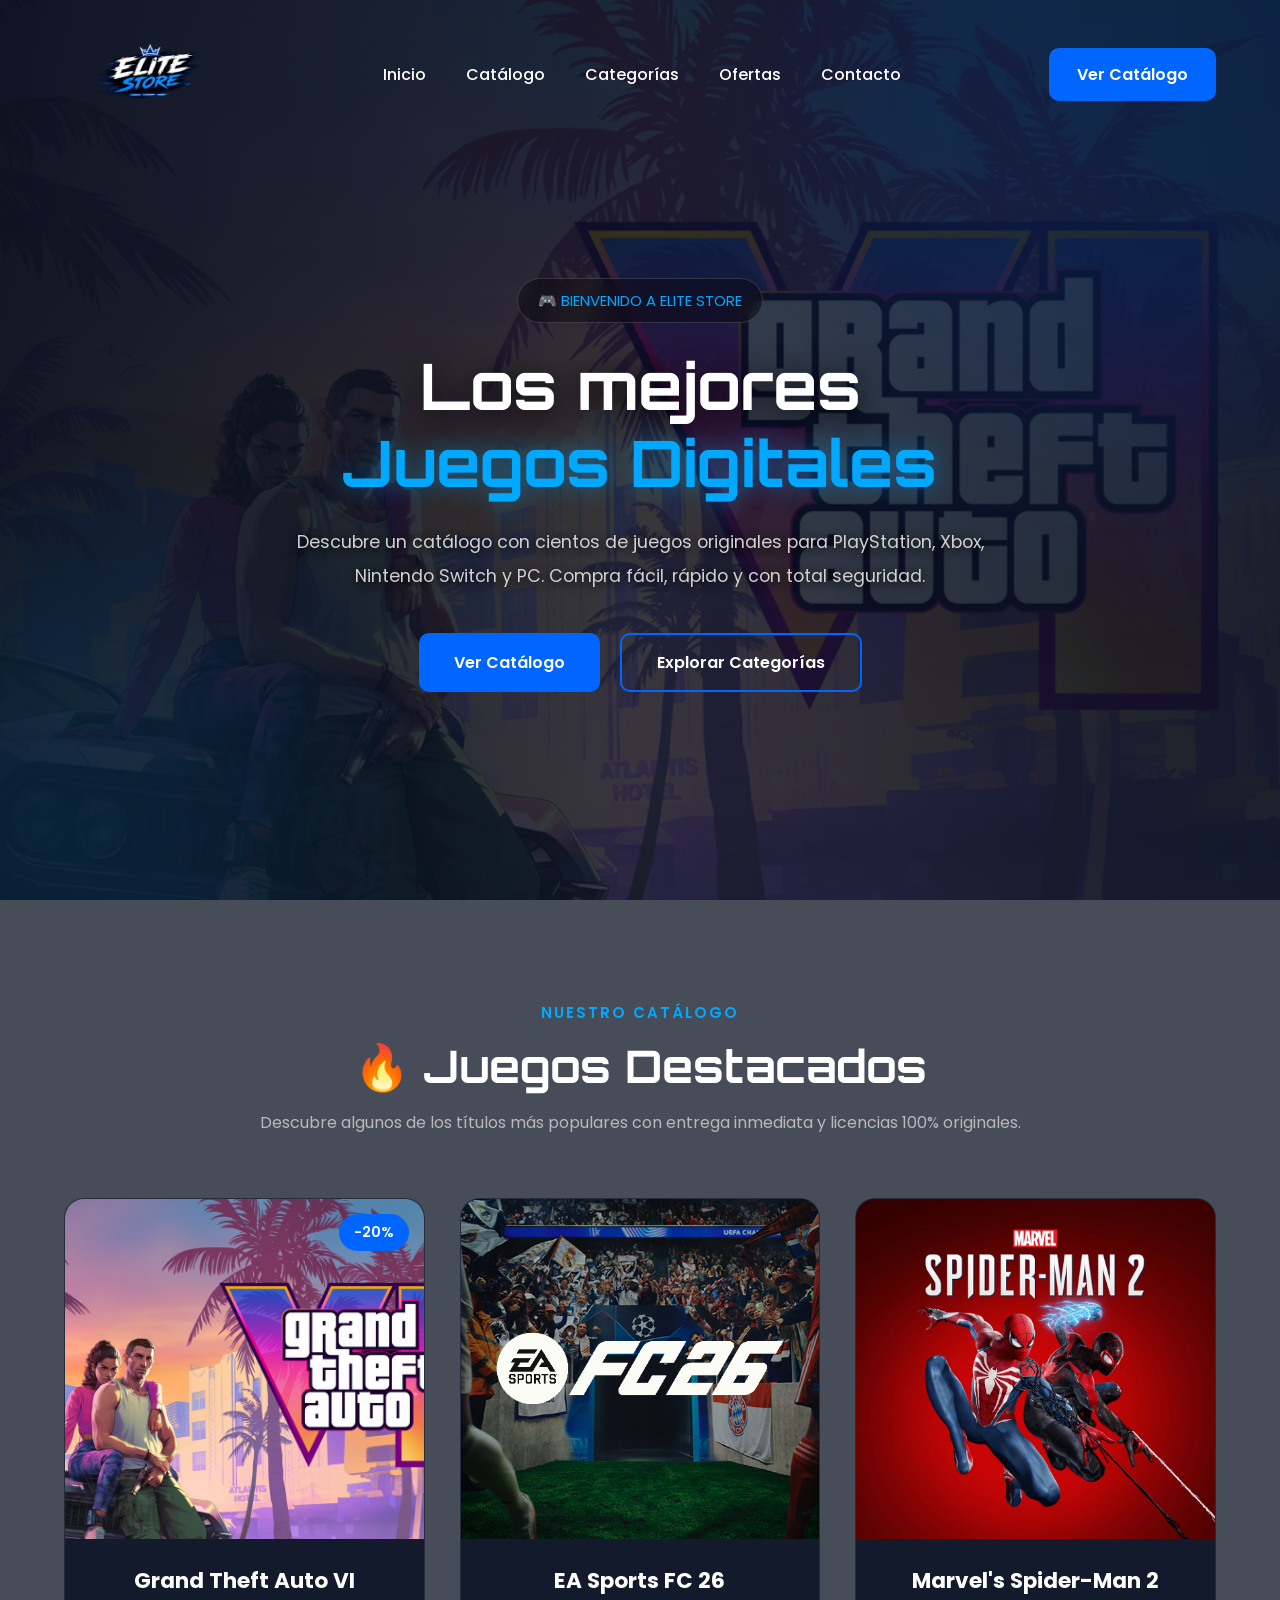
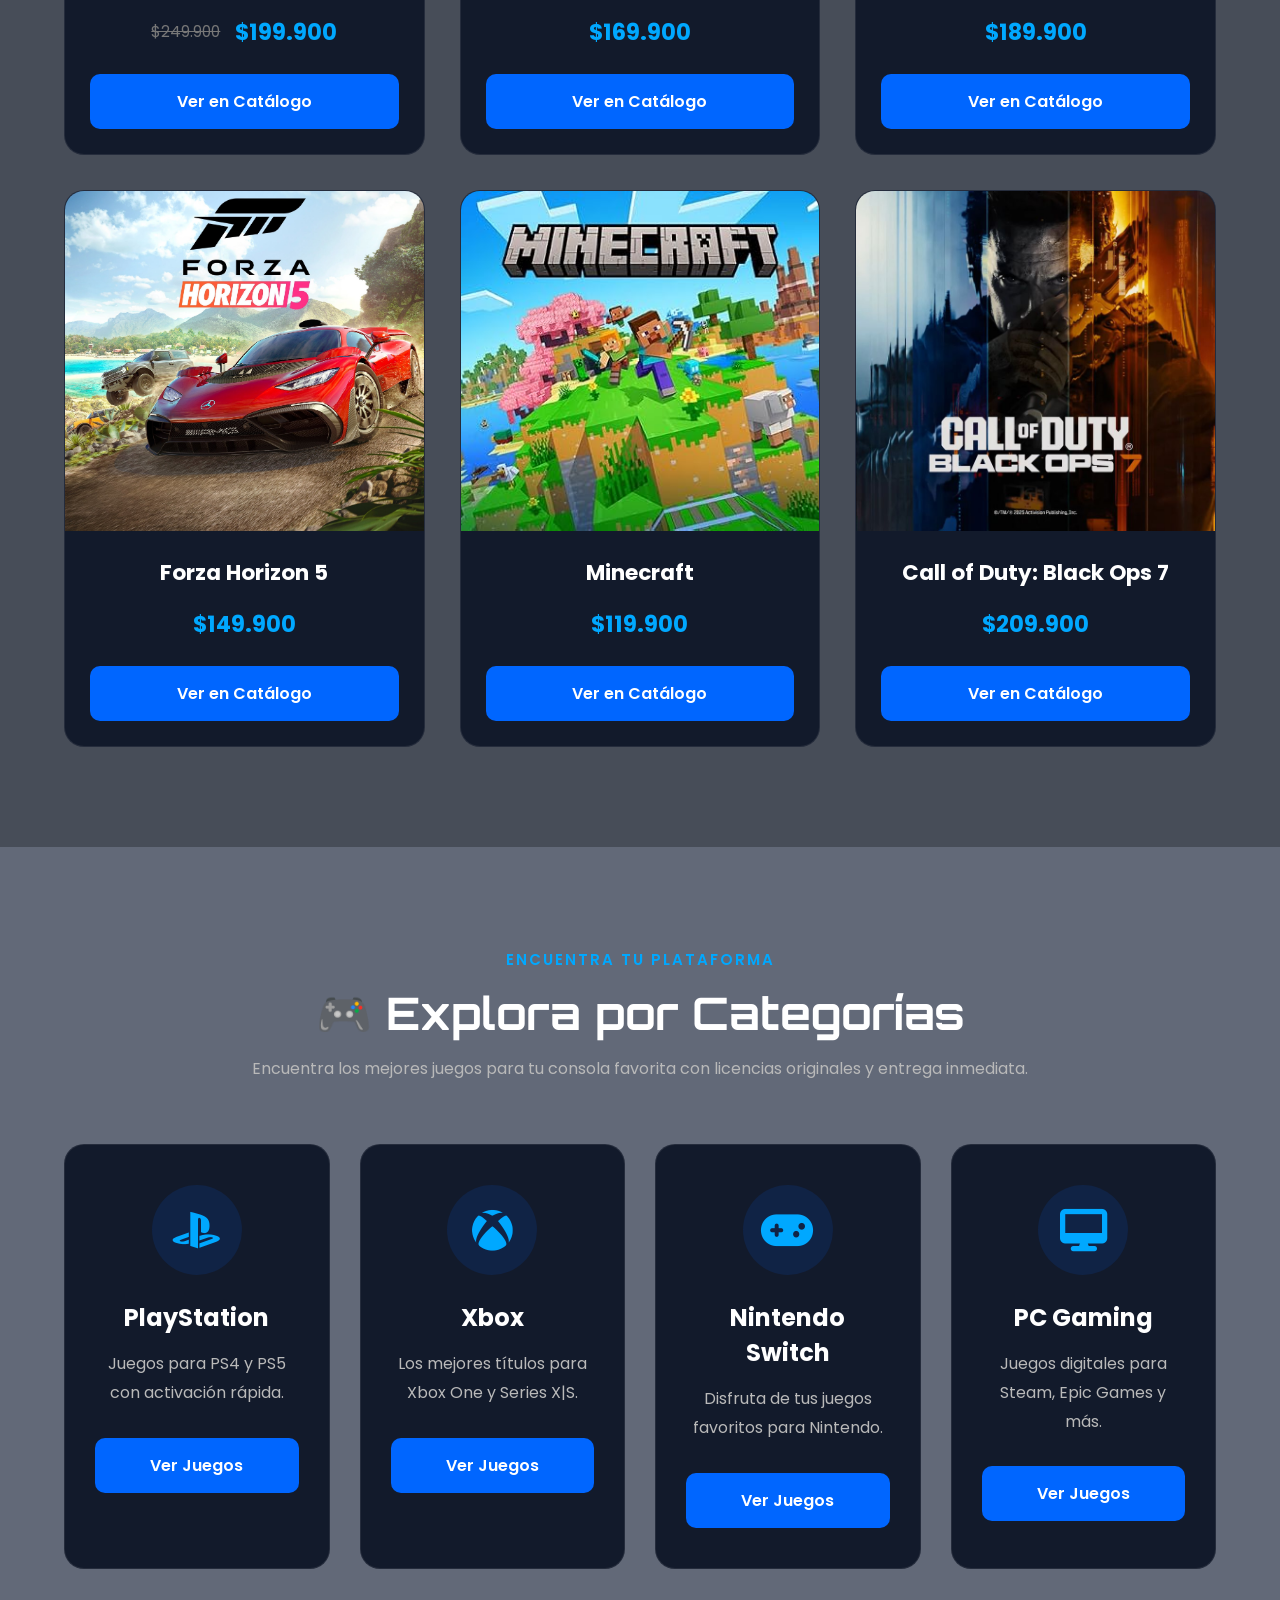
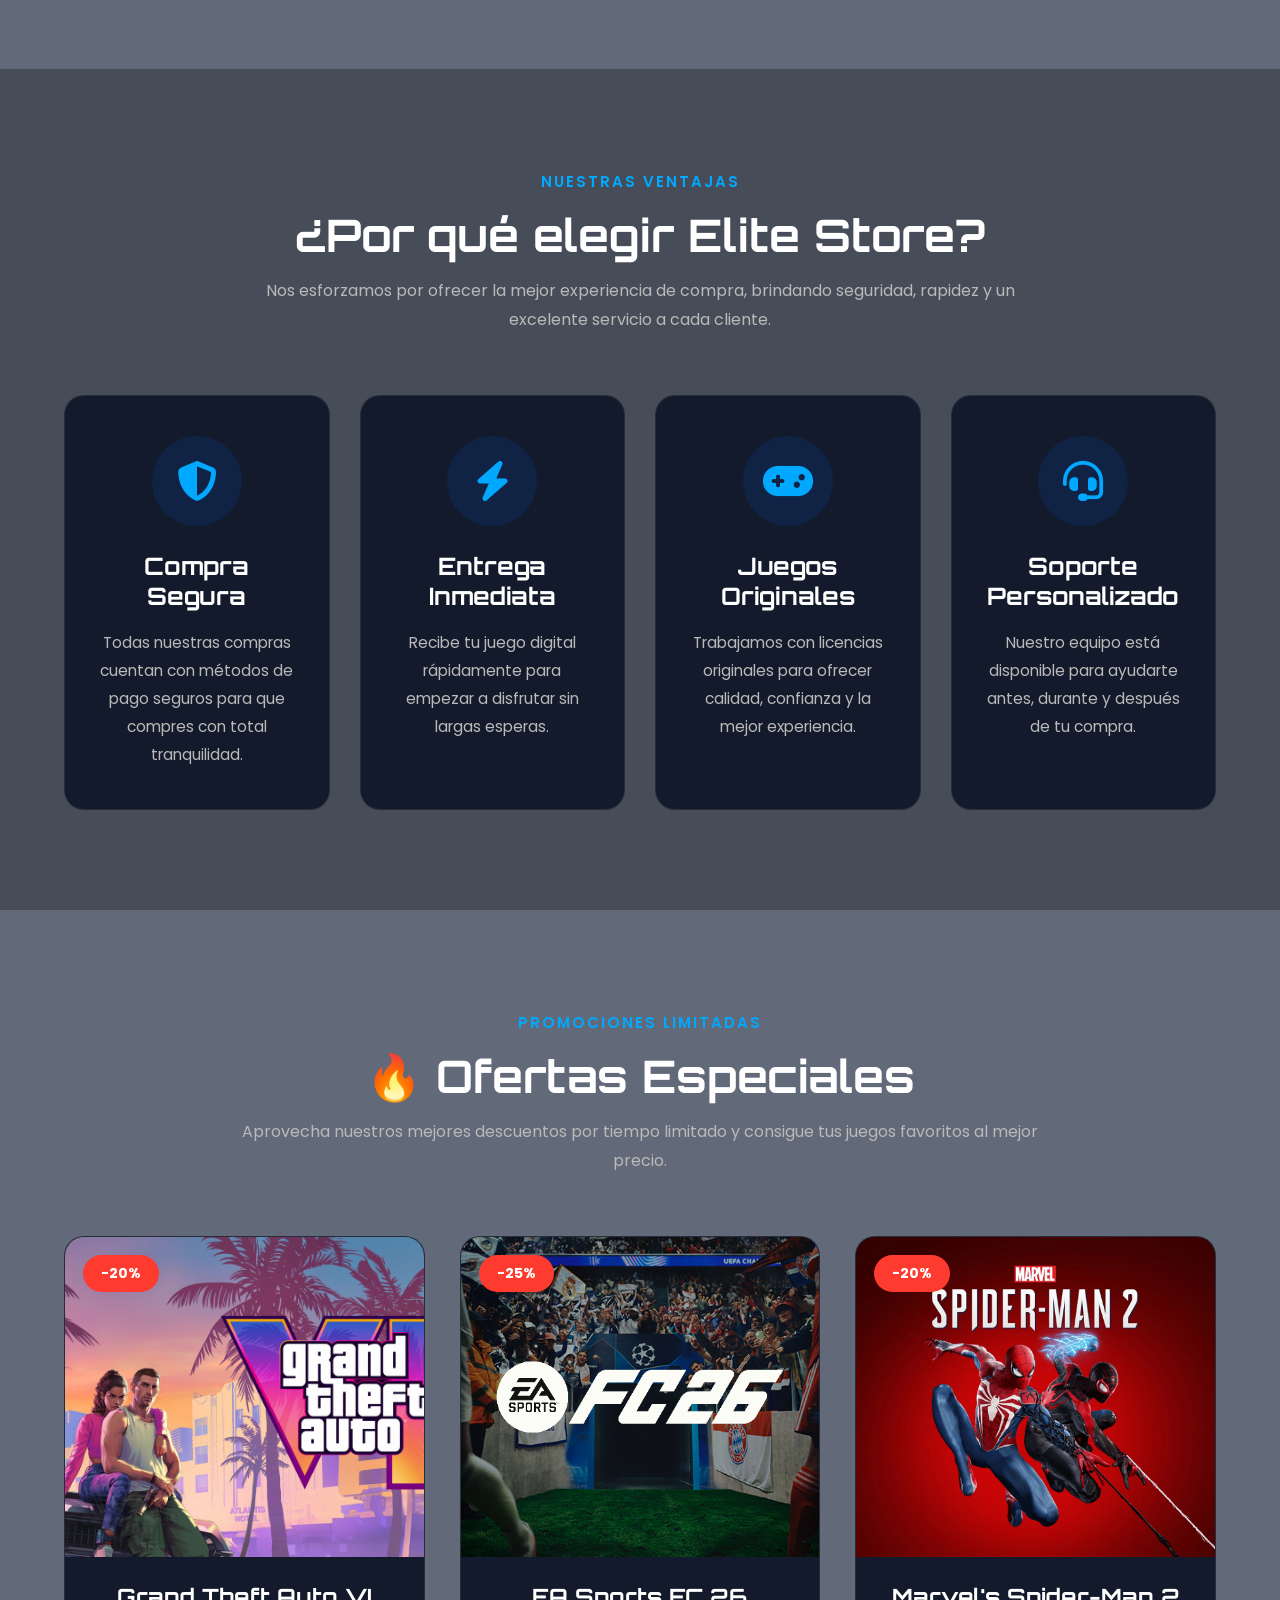
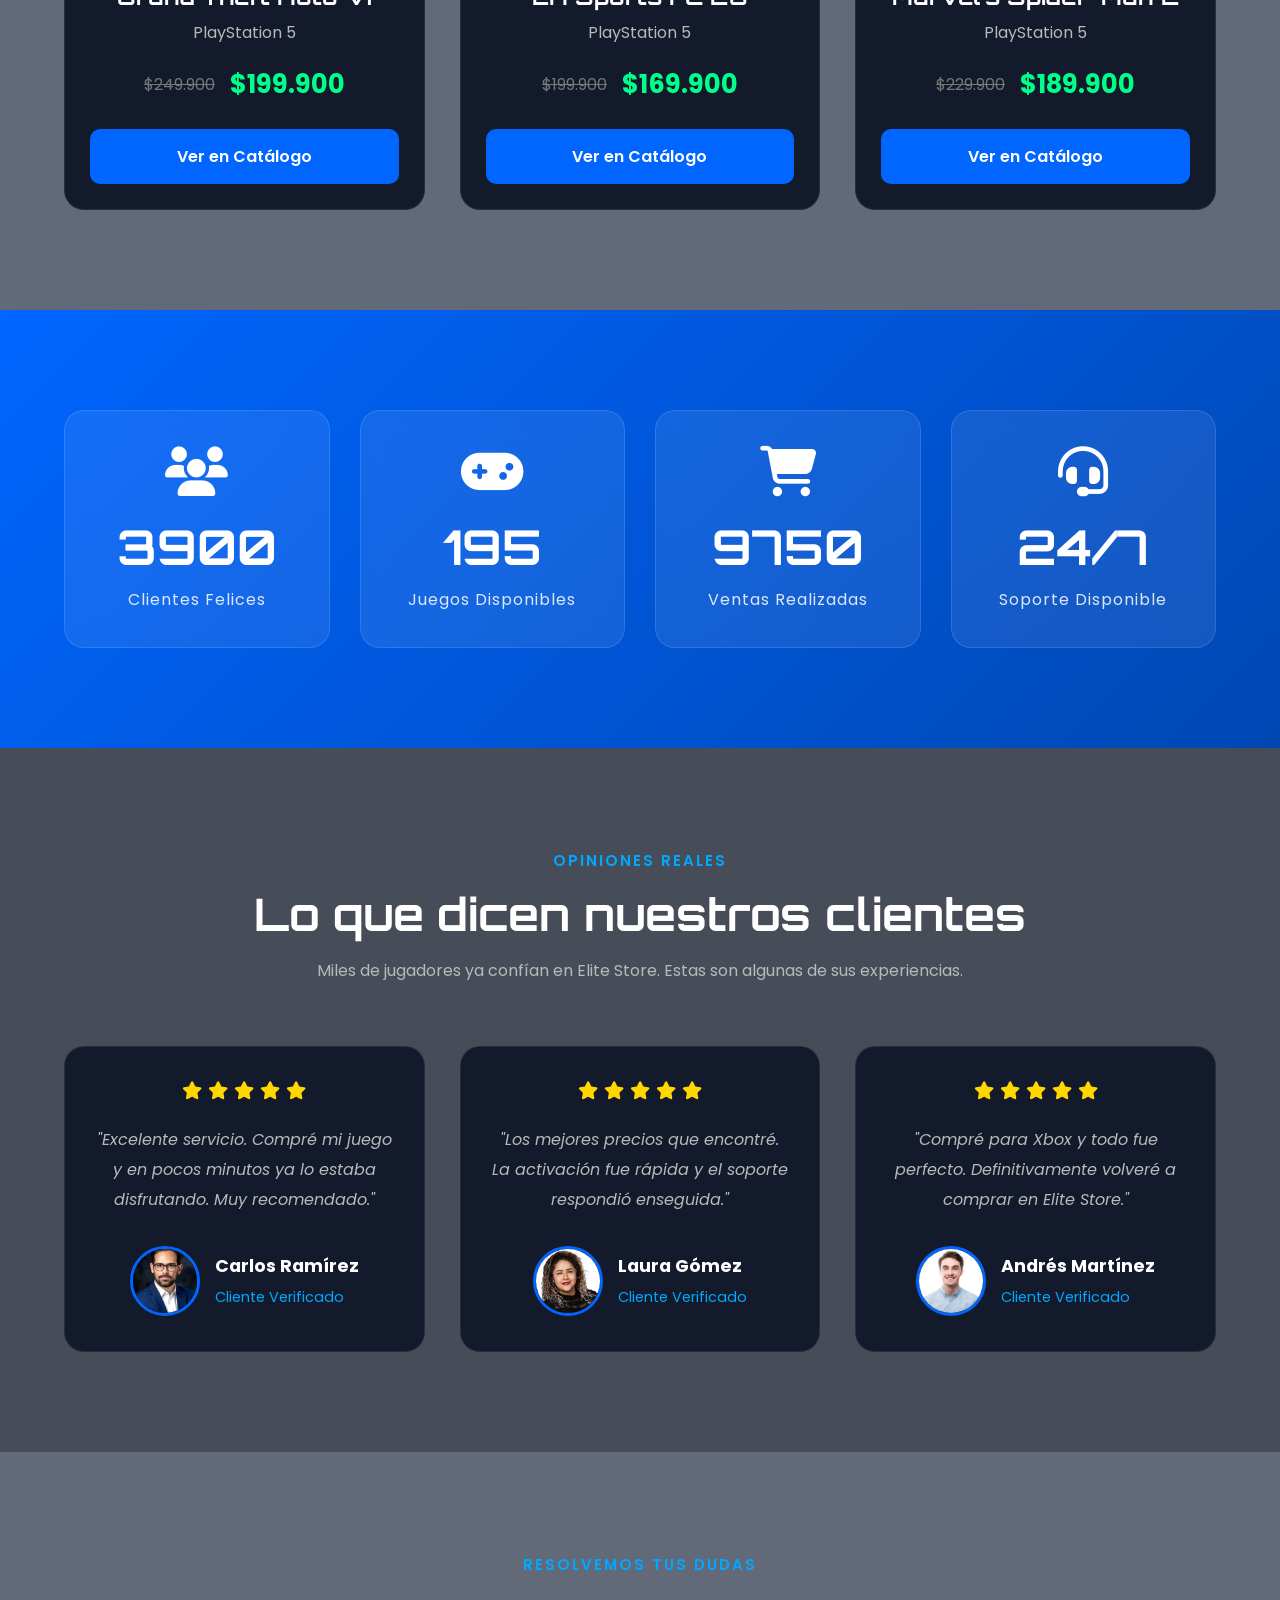
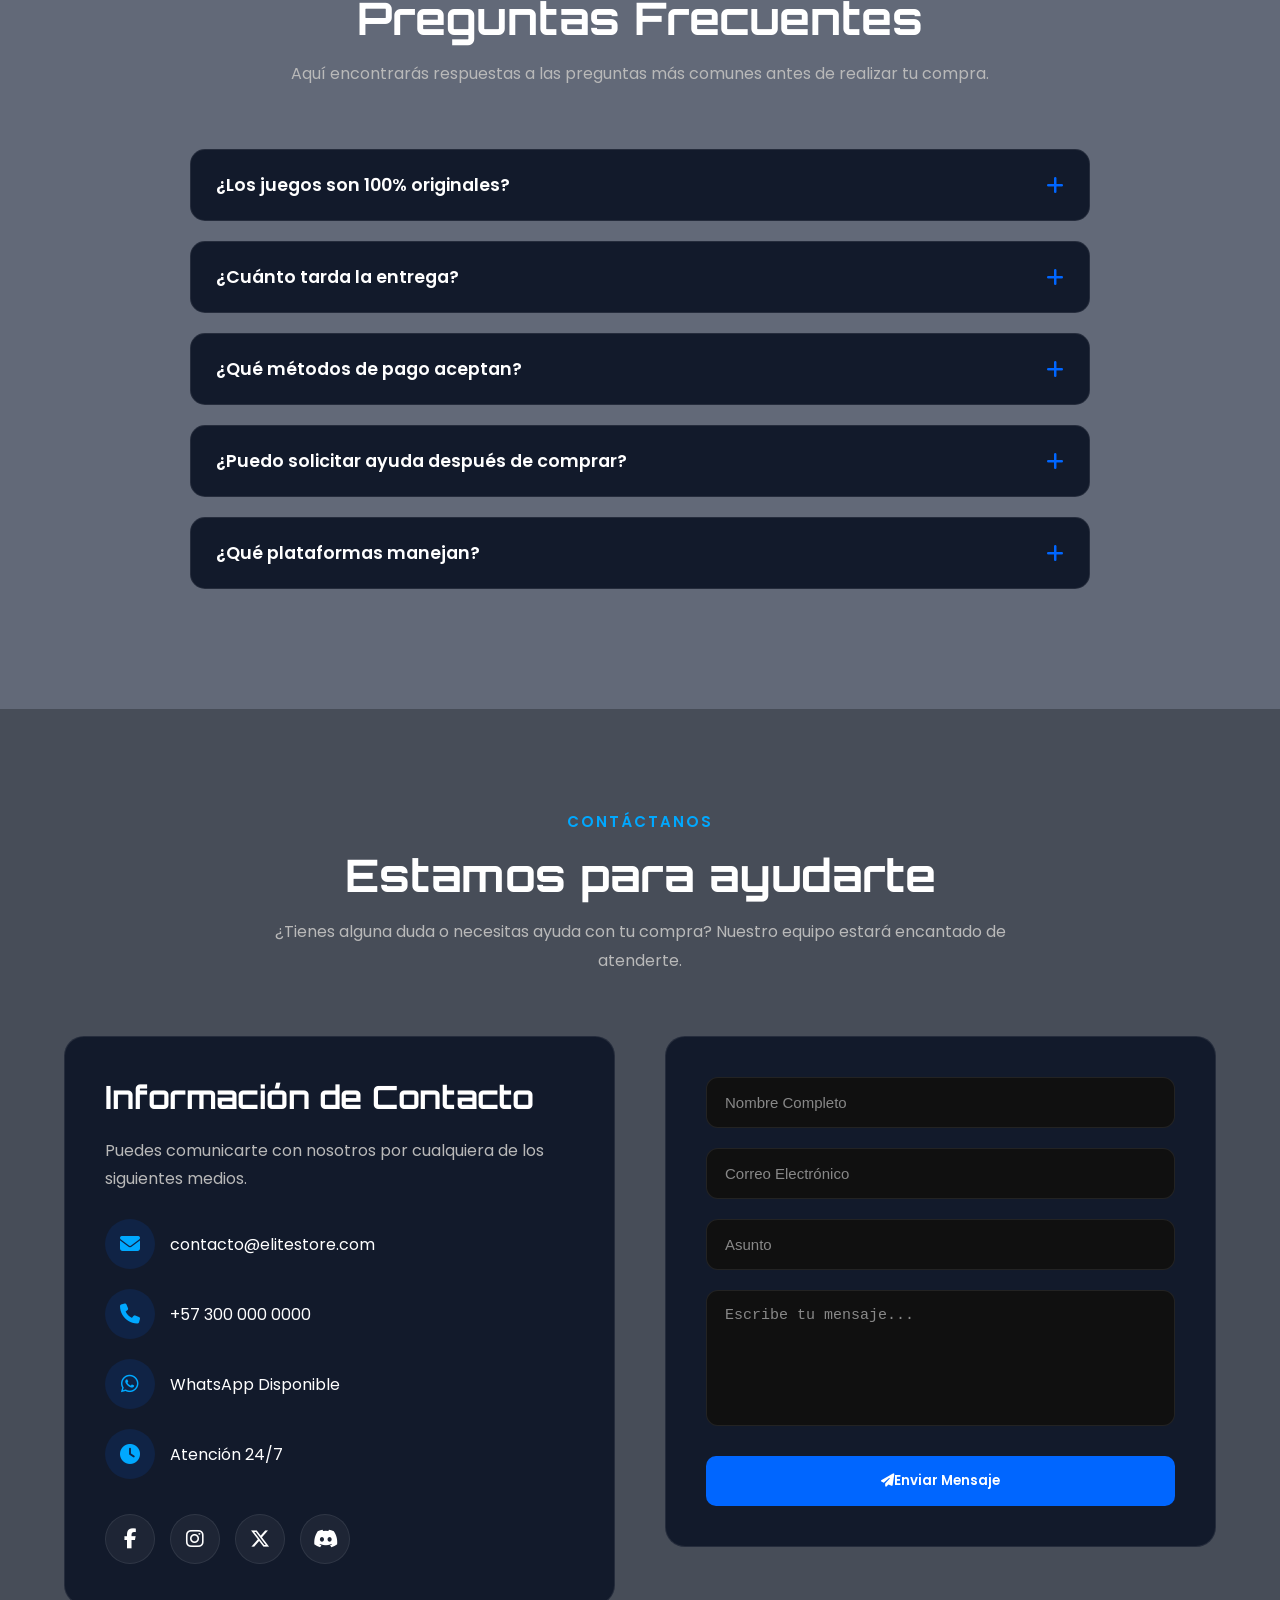
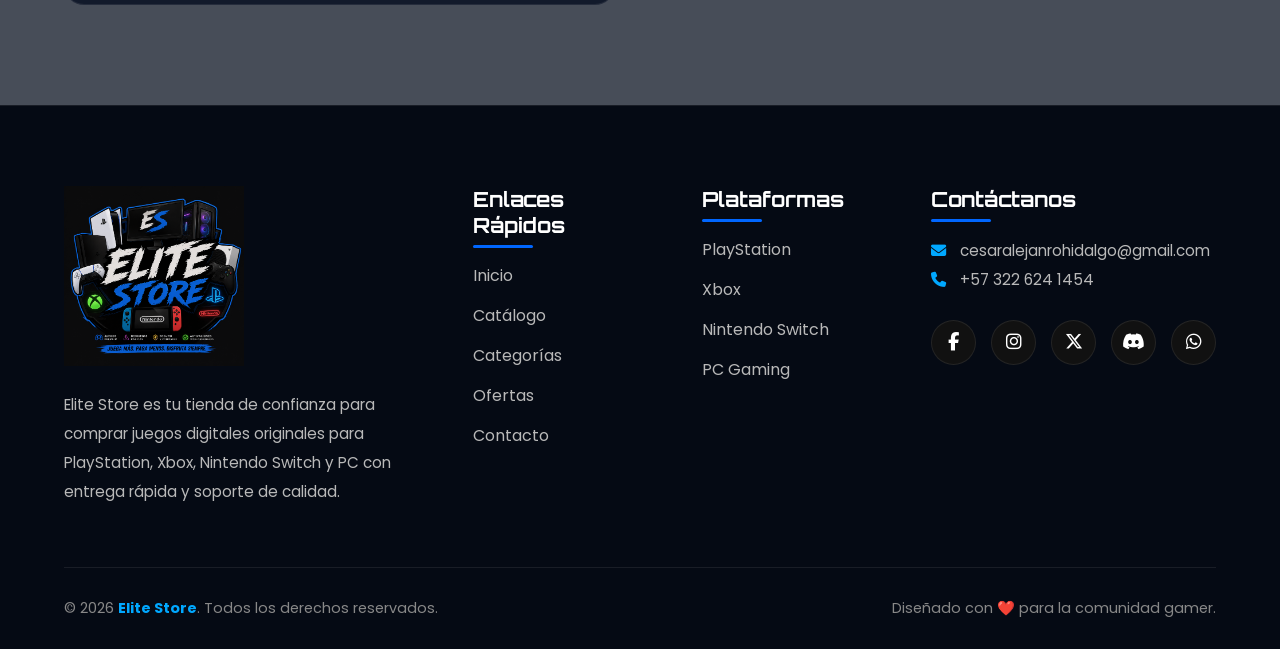
<file: index.html>
<!DOCTYPE html>
<html lang="es">

<head>
    <meta charset="UTF-8">
    <meta name="viewport" content="width=device-width, initial-scale=1.0">
    <title>Elite Store | Juegos Digitales Premium</title>
    <meta name="description" content="Compra juegos digitales originales para PlayStation, Xbox, Nintendo y PC al mejor precio.">
    <meta name="keywords" content="Elite Store, juegos digitales, PlayStation, Xbox, Nintendo, PC">
    <link rel="icon" href="Elite_Store_Logo(1).png.png" type="image/png">
    <link rel="preconnect" href="https://fonts.googleapis.com">
    <link rel="preconnect" href="https://fonts.gstatic.com" crossorigin>
    <link href="https://fonts.googleapis.com/css2?family=Orbitron:wght@500;700;800&family=Poppins:wght@300;400;500;600;700&display=swap" rel="stylesheet">
    <link rel="stylesheet" href="https://cdnjs.cloudflare.com/ajax/libs/font-awesome/6.7.2/css/all.min.css">
    <link rel="stylesheet" href="style.css">
</head>

<body>
<div class="loader"><div class="spinner"></div></div>

<header class="header">
    <div class="container header-container">
        <a href="#inicio" class="logo"><img src="clasico.jpg.png" alt="Elite Store Logo"></a>
        <nav class="navbar">
            <ul class="nav-links">
                <li><a href="#inicio">Inicio</a></li>
                <li><a href="juegos.html">Catálogo</a></li>
                <li><a href="#categorias">Categorías</a></li>
                <li><a href="#ofertas">Ofertas</a></li>
                <li><a href="#contacto">Contacto</a></li>
            </ul>
        </nav>
        <a href="juegos.html" class="btn-header">Ver Catálogo</a>
        <div class="menu-btn"><i class="fa-solid fa-bars"></i></div>
    </div>
</header>

<section class="hero" id="inicio">
    <div class="hero-slide active" style="background-image: url('gtaVI.jpg.png');"></div>
    <div class="hero-slide" style="background-image: url('fc26.jpg.png');"></div>
    <div class="hero-slide" style="background-image: url('pokemon.jpg.png');"></div>
    <div class="hero-slide" style="background-image: url('BlackMyth.jpg.png');"></div>
    <div class="hero-overlay"></div>
    <div class="container hero-container">
        <div class="hero-content">
            <span class="hero-subtitle">🎮 BIENVENIDO A ELITE STORE</span>
            <h1>Los mejores <span id="changing-text">Juegos Digitales</span></h1>
            <p>Descubre un catálogo con cientos de juegos originales para PlayStation, Xbox, Nintendo Switch y PC. Compra fácil, rápido y con total seguridad.</p>
            <div class="hero-buttons">
                <a href="juegos.html" class="btn-primary">Ver Catálogo</a>
                <a href="#categorias" class="btn-secondary">Explorar Categorías</a>
            </div>
        </div>
    </div>
</section>

<section class="featured-games" id="juegos">
    <div class="container">
        <div class="section-title">
            <span>Nuestro Catálogo</span>
            <h2>🔥 Juegos Destacados</h2>
            <p>Descubre algunos de los títulos más populares con entrega inmediata y licencias 100% originales.</p>
        </div>
        <div class="games-grid">
            <article class="game-card">
                <div class="game-image">
                    <img src="gtaVI.jpg.png" alt="GTA VI">
                    <span class="discount">-20%</span>
                </div>
                <div class="game-info">
                    <h3>Grand Theft Auto VI</h3>
                    <div class="price"><span class="old-price">$249.900</span><span class="new-price">$199.900</span></div>
                    <a href="juegos.html" class="game-btn">Ver en Catálogo</a>
                </div>
            </article>
            <article class="game-card">
                <div class="game-image"><img src="fc26.jpg.png" alt="FC 26"></div>
                <div class="game-info">
                    <h3>EA Sports FC 26</h3>
                    <div class="price"><span class="new-price">$169.900</span></div>
                    <a href="juegos.html" class="game-btn">Ver en Catálogo</a>
                </div>
            </article>
            <article class="game-card">
                <div class="game-image"><img src="Spiderman.jpg.png" alt="Spider-Man 2"></div>
                <div class="game-info">
                    <h3>Marvel's Spider-Man 2</h3>
                    <div class="price"><span class="new-price">$189.900</span></div>
                    <a href="juegos.html" class="game-btn">Ver en Catálogo</a>
                </div>
            </article>
            <article class="game-card">
                <div class="game-image"><img src="forza.jpg.jpg" alt="Forza Horizon 5"></div>
                <div class="game-info">
                    <h3>Forza Horizon 5</h3>
                    <div class="price"><span class="new-price">$149.900</span></div>
                    <a href="juegos.html" class="game-btn">Ver en Catálogo</a>
                </div>
            </article>
            <article class="game-card">
                <div class="game-image"><img src="minecraft.jpg.jpg" alt="Minecraft"></div>
                <div class="game-info">
                    <h3>Minecraft</h3>
                    <div class="price"><span class="new-price">$119.900</span></div>
                    <a href="juegos.html" class="game-btn">Ver en Catálogo</a>
                </div>
            </article>
            <article class="game-card">
                <div class="game-image"><img src="black.jpg.jpg" alt="Call of Duty Black Ops 7"></div>
                <div class="game-info">
                    <h3>Call of Duty: Black Ops 7</h3>
                    <div class="price"><span class="new-price">$209.900</span></div>
                    <a href="juegos.html" class="game-btn">Ver en Catálogo</a>
                </div>
            </article>
        </div>
    </div>
</section>

<section class="categories" id="categorias">
    <div class="container">
        <div class="section-title">
            <span>Encuentra tu Plataforma</span>
            <h2>🎮 Explora por Categorías</h2>
            <p>Encuentra los mejores juegos para tu consola favorita con licencias originales y entrega inmediata.</p>
        </div>
        <div class="categories-grid">
            <div class="category-card">
                <div class="category-icon"><i class="fa-brands fa-playstation"></i></div>
                <h3>PlayStation</h3>
                <p>Juegos para PS4 y PS5 con activación rápida.</p>
                <a href="juegos.html?categoria=playstation" class="category-btn">Ver Juegos</a>
            </div>
            <div class="category-card">
                <div class="category-icon"><i class="fa-brands fa-xbox"></i></div>
                <h3>Xbox</h3>
                <p>Los mejores títulos para Xbox One y Series X|S.</p>
                <a href="juegos.html?categoria=xbox" class="category-btn">Ver Juegos</a>
            </div>
            <div class="category-card">
                <div class="category-icon"><i class="fa-solid fa-gamepad"></i></div>
                <h3>Nintendo Switch</h3>
                <p>Disfruta de tus juegos favoritos para Nintendo.</p>
                <a href="juegos.html?categoria=nintendo" class="category-btn">Ver Juegos</a>
            </div>
            <div class="category-card">
                <div class="category-icon"><i class="fa-solid fa-desktop"></i></div>
                <h3>PC Gaming</h3>
                <p>Juegos digitales para Steam, Epic Games y más.</p>
                <a href="juegos.html?categoria=pc" class="category-btn">Ver Juegos</a>
            </div>
        </div>
    </div>
</section>

<section class="why-us">
    <div class="container">
        <div class="section-title">
            <span>Nuestras Ventajas</span>
            <h2>¿Por qué elegir Elite Store?</h2>
            <p>Nos esforzamos por ofrecer la mejor experiencia de compra, brindando seguridad, rapidez y un excelente servicio a cada cliente.</p>
        </div>
        <div class="why-grid">
            <div class="why-card"><div class="why-icon"><i class="fa-solid fa-shield-halved"></i></div><h3>Compra Segura</h3><p>Todas nuestras compras cuentan con métodos de pago seguros para que compres con total tranquilidad.</p></div>
            <div class="why-card"><div class="why-icon"><i class="fa-solid fa-bolt"></i></div><h3>Entrega Inmediata</h3><p>Recibe tu juego digital rápidamente para empezar a disfrutar sin largas esperas.</p></div>
            <div class="why-card"><div class="why-icon"><i class="fa-solid fa-gamepad"></i></div><h3>Juegos Originales</h3><p>Trabajamos con licencias originales para ofrecer calidad, confianza y la mejor experiencia.</p></div>
            <div class="why-card"><div class="why-icon"><i class="fa-solid fa-headset"></i></div><h3>Soporte Personalizado</h3><p>Nuestro equipo está disponible para ayudarte antes, durante y después de tu compra.</p></div>
        </div>
    </div>
</section>

<section class="offers" id="ofertas">
    <div class="container">
        <div class="section-title">
            <span>Promociones Limitadas</span>
            <h2>🔥 Ofertas Especiales</h2>
            <p>Aprovecha nuestros mejores descuentos por tiempo limitado y consigue tus juegos favoritos al mejor precio.</p>
        </div>
        <div class="offers-grid">
            <article class="offer-card">
                <span class="offer-badge">-20%</span>
                <img src="gtaVI.jpg.png" alt="Grand Theft Auto VI">
                <div class="offer-info">
                    <h3>Grand Theft Auto VI</h3>
                    <p class="offer-platform">PlayStation 5</p>
                    <div class="offer-price"><span class="old-price">$249.900</span><span class="new-price">$199.900</span></div>
                    <a href="juegos.html" class="offer-btn">Ver en Catálogo</a>
                </div>
            </article>
            <article class="offer-card">
                <span class="offer-badge">-25%</span>
                <img src="fc26.jpg.png" alt="EA Sports FC 26">
                <div class="offer-info">
                    <h3>EA Sports FC 26</h3>
                    <p class="offer-platform">PlayStation 5</p>
                    <div class="offer-price"><span class="old-price">$199.900</span><span class="new-price">$169.900</span></div>
                    <a href="juegos.html" class="offer-btn">Ver en Catálogo</a>
                </div>
            </article>
            <article class="offer-card">
                <span class="offer-badge">-20%</span>
                <img src="Spiderman.jpg.png" alt="Spider-Man 2">
                <div class="offer-info">
                    <h3>Marvel's Spider-Man 2</h3>
                    <p class="offer-platform">PlayStation 5</p>
                    <div class="offer-price"><span class="old-price">$229.900</span><span class="new-price">$189.900</span></div>
                    <a href="juegos.html" class="offer-btn">Ver en Catálogo</a>
                </div>
            </article>
        </div>
    </div>
</section>

<section class="counter">
    <div class="container">
        <div class="counter-grid">
            <div class="counter-card"><i class="fa-solid fa-users"></i><h2 class="number" data-target="10000">0</h2><p>Clientes Felices</p></div>
            <div class="counter-card"><i class="fa-solid fa-gamepad"></i><h2 class="number" data-target="500">0</h2><p>Juegos Disponibles</p></div>
            <div class="counter-card"><i class="fa-solid fa-cart-shopping"></i><h2 class="number" data-target="25000">0</h2><p>Ventas Realizadas</p></div>
            <div class="counter-card"><i class="fa-solid fa-headset"></i><h2>24/7</h2><p>Soporte Disponible</p></div>
        </div>
    </div>
</section>

<section class="reviews" id="reseñas">
    <div class="container">
        <div class="section-title"><span>Opiniones Reales</span><h2>Lo que dicen nuestros clientes</h2><p>Miles de jugadores ya confían en Elite Store. Estas son algunas de sus experiencias.</p></div>
        <div class="reviews-grid">
            <div class="review-card"><div class="stars"><i class="fa-solid fa-star"></i><i class="fa-solid fa-star"></i><i class="fa-solid fa-star"></i><i class="fa-solid fa-star"></i><i class="fa-solid fa-star"></i></div><p class="review-text">"Excelente servicio. Compré mi juego y en pocos minutos ya lo estaba disfrutando. Muy recomendado."</p><div class="review-user"><img src="hombre.jpg.jpg" alt="Cliente"><div><h4>Carlos Ramírez</h4><span>Cliente Verificado</span></div></div></div>
            <div class="review-card"><div class="stars"><i class="fa-solid fa-star"></i><i class="fa-solid fa-star"></i><i class="fa-solid fa-star"></i><i class="fa-solid fa-star"></i><i class="fa-solid fa-star"></i></div><p class="review-text">"Los mejores precios que encontré. La activación fue rápida y el soporte respondió enseguida."</p><div class="review-user"><img src="mujer.jpg.jpg" alt="Cliente"><div><h4>Laura Gómez</h4><span>Cliente Verificado</span></div></div></div>
            <div class="review-card"><div class="stars"><i class="fa-solid fa-star"></i><i class="fa-solid fa-star"></i><i class="fa-solid fa-star"></i><i class="fa-solid fa-star"></i><i class="fa-solid fa-star"></i></div><p class="review-text">"Compré para Xbox y todo fue perfecto. Definitivamente volveré a comprar en Elite Store."</p><div class="review-user"><img src="gente.jpg.jpg" alt="Cliente"><div><h4>Andrés Martínez</h4><span>Cliente Verificado</span></div></div></div>
        </div>
    </div>
</section>

<section class="faq" id="faq">
    <div class="container">
        <div class="section-title"><span>Resolvemos tus dudas</span><h2>Preguntas Frecuentes</h2><p>Aquí encontrarás respuestas a las preguntas más comunes antes de realizar tu compra.</p></div>
        <div class="faq-container">
            <div class="faq-item"><button class="faq-question">¿Los juegos son 100% originales?<i class="fa-solid fa-plus"></i></button><div class="faq-answer"><p>Sí. Todos nuestros juegos y activaciones son completamente originales y seguros.</p></div></div>
            <div class="faq-item"><button class="faq-question">¿Cuánto tarda la entrega?<i class="fa-solid fa-plus"></i></button><div class="faq-answer"><p>La mayoría de las entregas se realizan en pocos minutos. En algunos casos puede tardar un poco más dependiendo del método de activación.</p></div></div>
            <div class="faq-item"><button class="faq-question">¿Qué métodos de pago aceptan?<i class="fa-solid fa-plus"></i></button><div class="faq-answer"><p>Aceptamos diferentes métodos de pago seguros para brindarte una compra rápida y confiable.</p></div></div>
            <div class="faq-item"><button class="faq-question">¿Puedo solicitar ayuda después de comprar?<i class="fa-solid fa-plus"></i></button><div class="faq-answer"><p>Claro. Nuestro equipo de soporte estará disponible para ayudarte antes, durante y después de tu compra.</p></div></div>
            <div class="faq-item"><button class="faq-question">¿Qué plataformas manejan?<i class="fa-solid fa-plus"></i></button><div class="faq-answer"><p>Trabajamos con PlayStation, Xbox, Nintendo Switch y PC, ofreciendo una gran variedad de juegos digitales.</p></div></div>
        </div>
    </div>
</section>

<section class="contact" id="contacto">
    <div class="container">
        <div class="section-title"><span>Contáctanos</span><h2>Estamos para ayudarte</h2><p>¿Tienes alguna duda o necesitas ayuda con tu compra? Nuestro equipo estará encantado de atenderte.</p></div>
        <div class="contact-container">
            <div class="contact-info">
                <h3>Información de Contacto</h3>
                <p>Puedes comunicarte con nosotros por cualquiera de los siguientes medios.</p>
                <div class="info-item"><i class="fa-solid fa-envelope"></i><span>contacto@elitestore.com</span></div>
                <div class="info-item"><i class="fa-solid fa-phone"></i><span>+57 300 000 0000</span></div>
                <div class="info-item"><i class="fa-brands fa-whatsapp"></i><span>WhatsApp Disponible</span></div>
                <div class="info-item"><i class="fa-solid fa-clock"></i><span>Atención 24/7</span></div>
                <div class="social-links">
                    <a href="#" aria-label="Facebook"><i class="fa-brands fa-facebook-f"></i></a>
                    <a href="#" aria-label="Instagram"><i class="fa-brands fa-instagram"></i></a>
                    <a href="#" aria-label="X"><i class="fa-brands fa-x-twitter"></i></a>
                    <a href="#" aria-label="Discord"><i class="fa-brands fa-discord"></i></a>
                </div>
            </div>
            <div class="contact-form">
                <form id="contactForm" action="https://formsubmit.co/ajax/contacto@elitestore.com" method="POST">
                    <input type="hidden" name="_subject" value="Nueva consulta - Elite Store">
                    <input type="hidden" name="_captcha" value="false">
                    <input type="hidden" name="_template" value="table">
                    <input type="text" id="contactName" name="Nombre" placeholder="Nombre Completo" required>
                    <input type="email" id="contactEmail" name="Correo" placeholder="Correo Electrónico" required>
                    <input type="text" id="contactSubject" name="Asunto" placeholder="Asunto" required>
                    <textarea id="contactMessage" name="Mensaje" rows="6" placeholder="Escribe tu mensaje..." required></textarea>
                    <button type="submit"><i class="fa-solid fa-paper-plane"></i> Enviar Mensaje</button>
                </form>
            </div>
        </div>
    </div>
</section>

<footer class="footer">
    <div class="container">
        <div class="footer-content">
            <div class="footer-column">
                <img src="Elite_Store_Logo(1).png.png" alt="Elite Store Logo" class="footer-logo">
                <p>Elite Store es tu tienda de confianza para comprar juegos digitales originales para PlayStation, Xbox, Nintendo Switch y PC con entrega rápida y soporte de calidad.</p>
            </div>
            <div class="footer-column"><h3>Enlaces Rápidos</h3><ul><li><a href="#inicio">Inicio</a></li><li><a href="juegos.html">Catálogo</a></li><li><a href="#categorias">Categorías</a></li><li><a href="#ofertas">Ofertas</a></li><li><a href="#contacto">Contacto</a></li></ul></div>
            <div class="footer-column"><h3>Plataformas</h3><ul><li><a href="juegos.html?categoria=playstation">PlayStation</a></li><li><a href="juegos.html?categoria=xbox">Xbox</a></li><li><a href="juegos.html?categoria=nintendo">Nintendo Switch</a></li><li><a href="juegos.html?categoria=pc">PC Gaming</a></li></ul></div>
            <div class="footer-column"><h3>Contáctanos</h3><p><i class="fa-solid fa-envelope"></i> cesaralejanrohidalgo@gmail.com</p><p><i class="fa-solid fa-phone"></i> +57 322 624 1454</p><div class="footer-social"><a href="#"><i class="fa-brands fa-facebook-f"></i></a><a href="#"><i class="fa-brands fa-instagram"></i></a><a href="#"><i class="fa-brands fa-x-twitter"></i></a><a href="#"><i class="fa-brands fa-discord"></i></a><a href="#"><i class="fa-brands fa-whatsapp"></i></a></div></div>
        </div>
        <hr>
        <div class="footer-bottom"><p>© 2026 <strong>Elite Store</strong>. Todos los derechos reservados.</p><p>Diseñado con ❤️ para la comunidad gamer.</p></div>
    </div>
</footer>

<a href="#inicio" class="scroll-top" aria-label="Volver arriba"><i class="fa-solid fa-arrow-up"></i></a>
<div class="toast" id="toast"><i class="fa-solid fa-circle-check"></i><div class="toast-content"><h4>¡Listo!</h4><p id="toast-message">Operación realizada correctamente.</p></div></div>
<script src="script.js"></script>
<script src="//code.tidio.co/mbxzj22eeelqectrsqr3rmegukefbfu6.js" async></script>
</body>
</html>
</file>
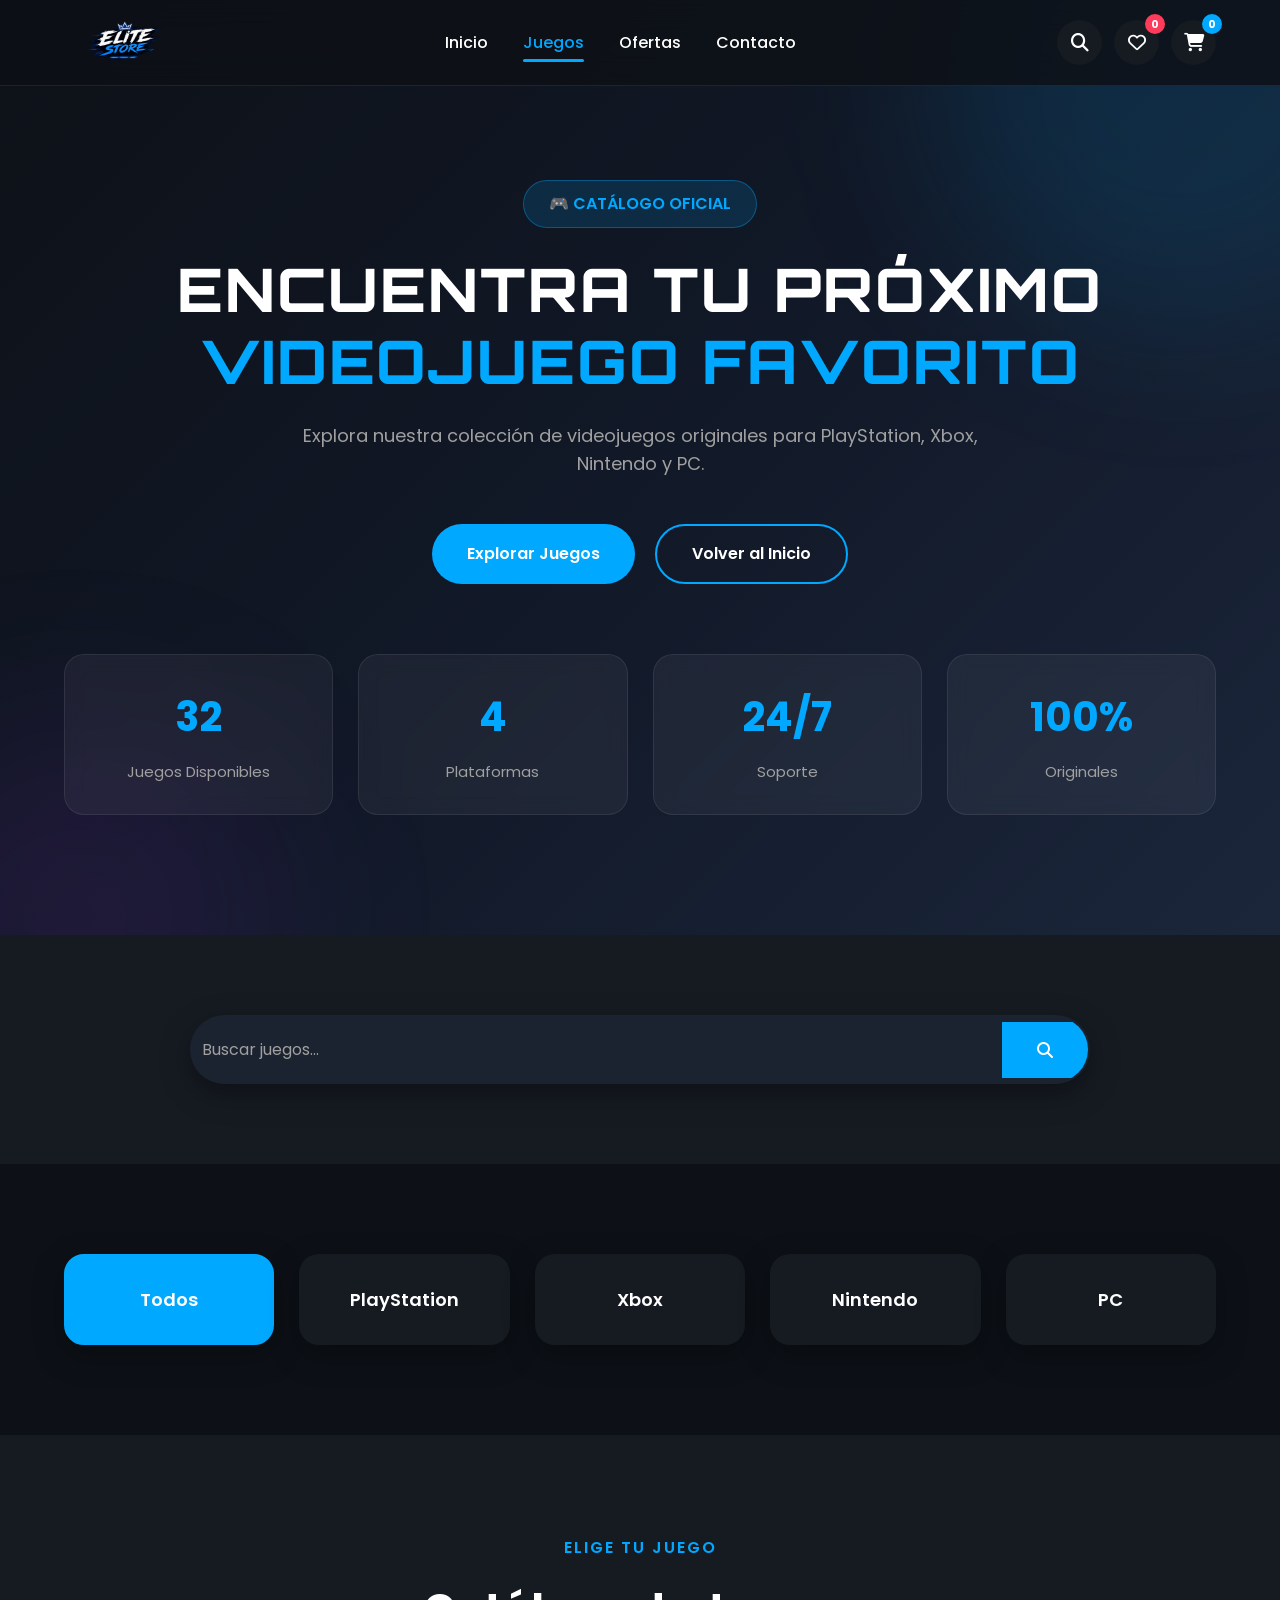
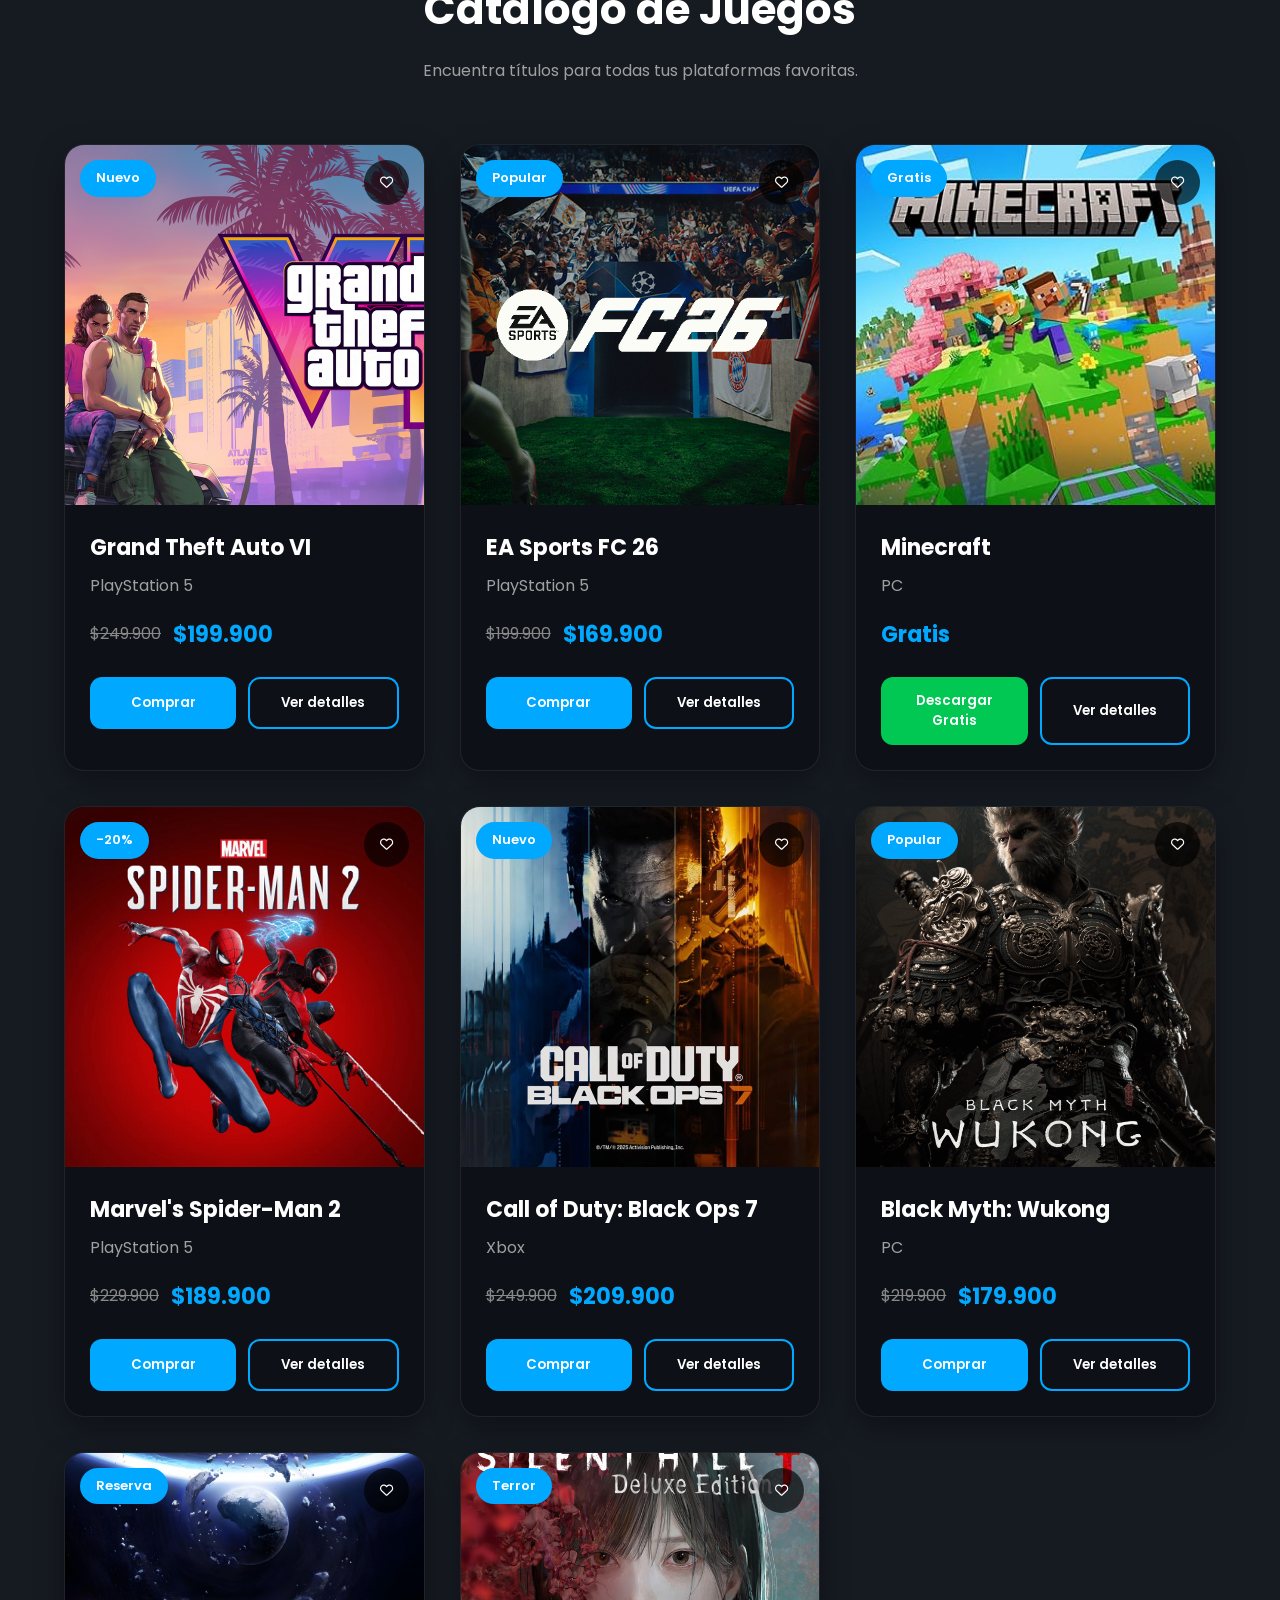
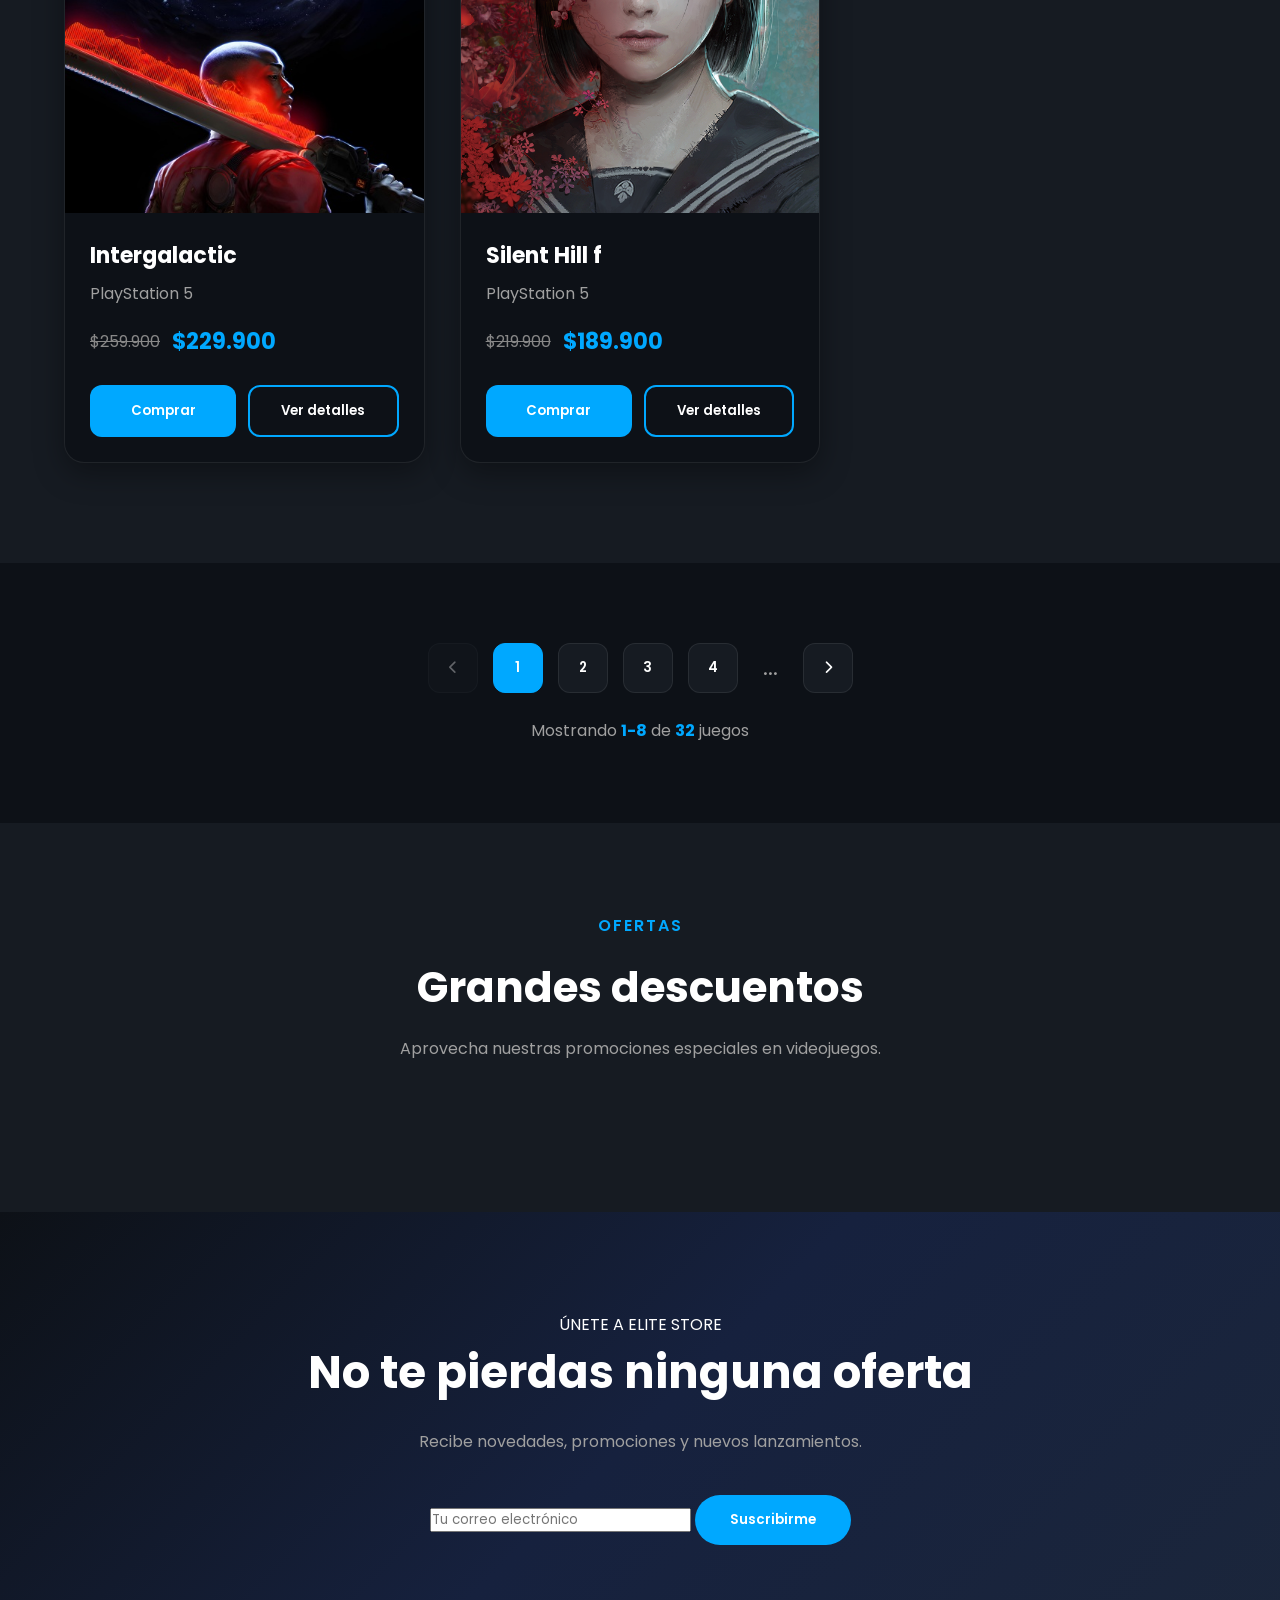
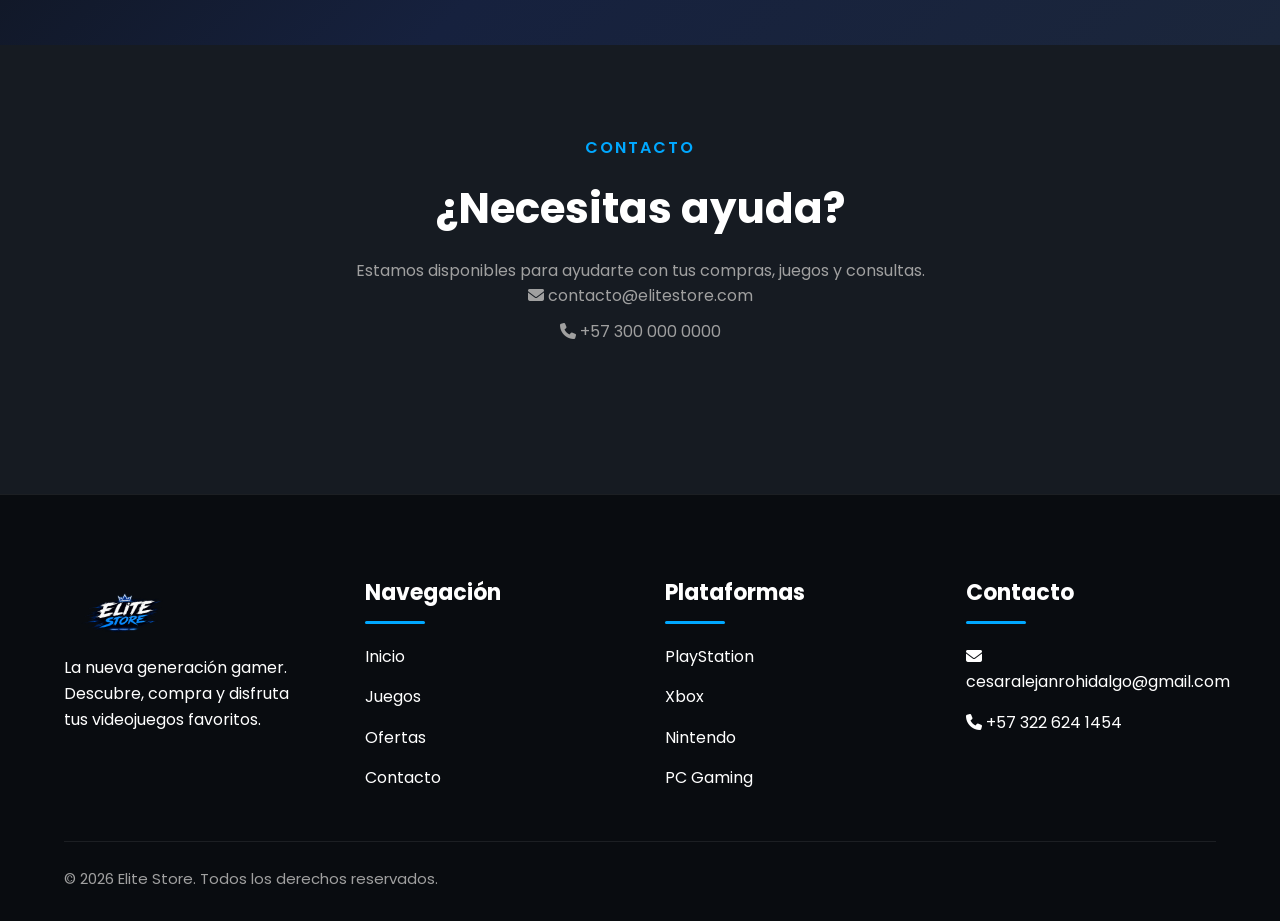
<file: juegos.html>
<!DOCTYPE html>
<html lang="es">

<head>
    <meta charset="UTF-8">
    <meta name="viewport" content="width=device-width, initial-scale=1.0">
    <title>Catálogo | Elite Store</title>
    <link rel="preconnect" href="https://fonts.googleapis.com">
    <link rel="preconnect" href="https://fonts.gstatic.com" crossorigin>
    <link href="https://fonts.googleapis.com/css2?family=Orbitron:wght@400;500;600;700;800;900&family=Poppins:wght@300;400;500;600;700;800&display=swap" rel="stylesheet">
    <link rel="stylesheet" href="https://cdnjs.cloudflare.com/ajax/libs/font-awesome/6.5.2/css/all.min.css">
    <link rel="stylesheet" href="juegos.css">
    <link rel="icon" type="image/png" href="Elite_Store_Logo(1).png.png">
</head>

<body>

<header class="header">
    <div class="container header-container">
        <a href="index.html" class="logo">
            <img src="clasico.jpg.png" alt="Elite Store">
        </a>
        <nav class="header-nav">
            <ul>
                <li><a href="index.html">Inicio</a></li>
                <li><a href="juegos.html" class="active">Juegos</a></li>
                <li><a href="#ofertas">Ofertas</a></li>
                <li><a href="#contacto">Contacto</a></li>
            </ul>
        </nav>
        <div class="header-icons">
            <button class="header-icon" id="headerSearchBtn" aria-label="Buscar juegos">
                <i class="fa-solid fa-magnifying-glass"></i>
            </button>
            <button class="header-icon" id="favoritesBtn" aria-label="Favoritos">
                <i class="fa-regular fa-heart"></i>
                <span id="favorites-count">0</span>
            </button>
            <button class="header-icon cart-icon" id="cartBtn" aria-label="Carrito">
                <i class="fa-solid fa-cart-shopping"></i>
                <span id="cart-count">0</span>
            </button>
        </div>
    </div>
</header>

<section class="catalog-hero">
    <div class="container">
        <div class="catalog-hero-content">
            <span class="hero-badge">🎮 CATÁLOGO OFICIAL</span>
            <h1>Encuentra tu próximo <span>videojuego favorito</span></h1>
            <p>Explora nuestra colección de videojuegos originales para PlayStation, Xbox, Nintendo y PC.</p>
            <div class="hero-buttons">
                <a href="#catalogo" class="btn-primary">Explorar Juegos</a>
                <a href="index.html" class="btn-secondary">Volver al Inicio</a>
            </div>
        </div>
        <div class="hero-stats">
            <div class="hero-stat"><strong>32</strong><span>Juegos Disponibles</span></div>
            <div class="hero-stat"><strong>4</strong><span>Plataformas</span></div>
            <div class="hero-stat"><strong>24/7</strong><span>Soporte</span></div>
            <div class="hero-stat"><strong>100%</strong><span>Originales</span></div>
        </div>
    </div>
</section>

<section class="search-section">
    <div class="container">
        <div class="search-box">
            <input type="text" id="searchInput" placeholder="Buscar juegos..." autocomplete="off">
            <button id="searchBtn" aria-label="Buscar"><i class="fa-solid fa-magnifying-glass"></i></button>
        </div>
    </div>
</section>

<section class="filters">
    <div class="container">
        <div class="filter-buttons">
            <button class="filter-btn active" data-filter="all">Todos</button>
            <button class="filter-btn" data-filter="playstation">PlayStation</button>
            <button class="filter-btn" data-filter="xbox">Xbox</button>
            <button class="filter-btn" data-filter="nintendo">Nintendo</button>
            <button class="filter-btn" data-filter="pc">PC</button>
        </div>
    </div>
</section>

<section class="games" id="catalogo">
    <div class="container">
        <div class="section-title">
            <span>ELIGE TU JUEGO</span>
            <h2>Catálogo de Juegos</h2>
            <p>Encuentra títulos para todas tus plataformas favoritas.</p>
        </div>
        <div class="games-grid" id="gamesGrid"></div>
    </div>
</section>

<section class="pagination-section">
    <div class="container">
        <div class="pagination">
            <button class="page-btn" id="prevPage" aria-label="Página anterior"><i class="fa-solid fa-chevron-left"></i></button>
            <button class="page-number active" data-page="1">1</button>
            <button class="page-number" data-page="2">2</button>
            <button class="page-number" data-page="3">3</button>
            <button class="page-number" data-page="4">4</button>
            <span class="dots">...</span>
            <button class="page-btn" id="nextPage" aria-label="Página siguiente"><i class="fa-solid fa-chevron-right"></i></button>
        </div>
        <p class="pagination-info" id="paginationInfo">Mostrando 1–8 de 32 juegos</p>
    </div>
</section>

<section class="catalog-extra" id="ofertas">
    <div class="container">
        <div class="section-title">
            <span>OFERTAS</span>
            <h2>Grandes descuentos</h2>
            <p>Aprovecha nuestras promociones especiales en videojuegos.</p>
        </div>
    </div>
</section>

<section class="newsletter">
    <div class="container">
        <div class="newsletter-content">
            <div>
                <span>ÚNETE A ELITE STORE</span>
                <h2>No te pierdas ninguna oferta</h2>
                <p>Recibe novedades, promociones y nuevos lanzamientos.</p>
            </div>
            <form id="newsletterForm">
                <input type="email" id="newsletterEmail" placeholder="Tu correo electrónico" required>
                <button type="submit" class="btn-primary">Suscribirme</button>
            </form>
        </div>
    </div>
</section>

<section class="catalog-extra" id="contacto">
    <div class="container">
        <div class="section-title">
            <span>CONTACTO</span>
            <h2>¿Necesitas ayuda?</h2>
            <p>Estamos disponibles para ayudarte con tus compras, juegos y consultas.</p>
            <div class="contact-data">
                <p><i class="fa-solid fa-envelope"></i> contacto@elitestore.com</p>
                <p><i class="fa-solid fa-phone"></i> +57 300 000 0000</p>
            </div>
        </div>
    </div>
</section>

<footer class="footer">
    <div class="container">
        <div class="footer-content">
            <div class="footer-brand">
                <a href="index.html" class="logo"><img src="clasico.jpg.png" alt="Elite Store"></a>
                <p>La nueva generación gamer. Descubre, compra y disfruta tus videojuegos favoritos.</p>
            </div>
            <div class="footer-column">
                <h3>Navegación</h3>
                <ul>
                    <li><a href="index.html">Inicio</a></li>
                    <li><a href="juegos.html">Juegos</a></li>
                    <li><a href="#ofertas">Ofertas</a></li>
                    <li><a href="#contacto">Contacto</a></li>
                </ul>
            </div>
            <div class="footer-column">
                <h3>Plataformas</h3>
                <ul>
                    <li><a href="#catalogo">PlayStation</a></li>
                    <li><a href="#catalogo">Xbox</a></li>
                    <li><a href="#catalogo">Nintendo</a></li>
                    <li><a href="#catalogo">PC Gaming</a></li>
                </ul>
            </div>
            <div class="footer-column">
                <h3>Contacto</h3>
                <ul>
                    <li><a href="mailto:cesaralejanrohidalgo@gmail.com"><i class="fa-solid fa-envelope"></i> cesaralejanrohidalgo@gmail.com</a></li>
                    <li><a href="tel:+573000000000"><i class="fa-solid fa-phone"></i> +57 322 624 1454</a></li>
                </ul>
            </div>
        </div>
        <div class="footer-bottom">
            <p>© 2026 Elite Store. Todos los derechos reservados.</p>
        </div>
    </div>
</footer>

<button class="scroll-top" id="scrollTop" aria-label="Volver arriba"><i class="fa-solid fa-arrow-up"></i></button>

<div class="notification" id="notification" role="status" aria-live="polite">
    <i class="fa-solid fa-circle-check"></i>
    <span id="notification-text">Juego agregado al carrito.</span>
</div>

<!-- MODAL DE COMPRA / DESCARGA -->
<div class="purchase-modal" id="purchaseModal" aria-hidden="true">
    <div class="purchase-overlay" id="purchaseOverlay"></div>
    <div class="purchase-box" role="dialog" aria-modal="true" aria-labelledby="purchaseTitle">
        <button type="button" class="close-purchase" id="closePurchase" aria-label="Cerrar ventana">
            <i class="fa-solid fa-xmark"></i>
        </button>
        <div class="purchase-header">
            <span>ELITE STORE</span>
            <h2 id="purchaseTitle">Completa tu solicitud</h2>
            <p>Ingresa tus datos para continuar.</p>
        </div>
        <form id="purchaseForm" class="purchase-form" action="https://formsubmit.co/cesaralejanrohidalgo@gmail.com" method="POST">
            <input type="hidden" name="_subject" value="🎮 Nueva solicitud - Elite Store">
            <input type="hidden" name="_template" value="table">
            <input type="hidden" name="_captcha" value="false">
            <input type="hidden" name="_replyto" id="purchaseReplyTo" value="">
            <div class="purchase-field">
                <label for="purchaseGame">Juego <span>*</span></label>
                <select id="purchaseGame" name="Juego" required>
                    <option value="" disabled selected>Selecciona un juego</option>
                </select>
            </div>
            <div class="purchase-field">
                <label for="purchasePlatform">Plataforma <span>*</span></label>
                <select id="purchasePlatform" name="Plataforma" required>
                    <option value="" disabled selected>Selecciona una plataforma</option>
                </select>
            </div>
            <div class="purchase-field">
                <label for="purchaseName">Nombre completo <span>*</span></label>
                <input type="text" id="purchaseName" name="Nombre" placeholder="Escribe tu nombre completo" required>
            </div>
            <div class="purchase-field">
                <label for="purchaseEmail">Correo electrónico <span>*</span></label>
                <input type="email" id="purchaseEmail" name="Correo" placeholder="ejemplo@correo.com" required>
            </div>
            <div class="purchase-field">
                <label for="purchasePhone">Teléfono <span>*</span></label>
                <input type="tel" id="purchasePhone" name="Telefono" placeholder="+57 300 000 0000" required>
            </div>
            <div class="purchase-price">
                <span>Precio / Tipo</span>
                <strong id="purchasePrice">Selecciona un juego</strong>
            </div>
            <button type="submit" class="purchase-submit" id="purchaseSubmitBtn">
                <i class="fa-solid fa-credit-card"></i> Confirmar
            </button>
            <p class="purchase-note">
                <i class="fa-solid fa-shield-halved"></i>
                Tus datos serán utilizados para registrar tu solicitud.
            </p>
        </form>
    </div>
</div>

<!-- MODAL DEL CARRITO (sin cambios) -->
<div class="cart-modal" id="cartModal" aria-hidden="true">
    <div class="cart-overlay" id="cartOverlay"></div>
    <div class="cart-box" role="dialog" aria-modal="true">
        <button type="button" class="close-cart" id="closeCart" aria-label="Cerrar carrito"><i class="fa-solid fa-xmark"></i></button>
        <div class="cart-header">
            <span>ELITE STORE</span>
            <h2 id="cartTitle"><i class="fa-solid fa-cart-shopping"></i> Mi carrito</h2>
            <p>Revisa los juegos que has agregado antes de realizar tu compra.</p>
        </div>
        <div class="cart-content" id="cartContent"></div>
        <div class="cart-empty" id="cartEmpty">
            <i class="fa-solid fa-cart-shopping"></i>
            <h3>Tu carrito está vacío</h3>
            <p>Agrega algunos videojuegos para comenzar tu compra.</p>
            <button type="button" class="cart-continue" id="cartContinue"><i class="fa-solid fa-gamepad"></i> Seguir comprando</button>
        </div>
        <div class="cart-summary" id="cartSummary">
            <div class="cart-summary-row"><span>Juegos seleccionados</span><strong id="cartItemsTotal">0</strong></div>
            <div class="cart-summary-row total-row"><span>Total</span><strong id="cartTotal">$0</strong></div>
        </div>
        <div class="cart-actions" id="cartActions">
            <button type="button" class="cart-delete-selected" id="deleteSelectedCart"><i class="fa-solid fa-trash"></i> Eliminar seleccionados</button>
            <button type="button" class="cart-buy-all" id="buyAllCart"><i class="fa-solid fa-credit-card"></i> Comprar todo</button>
        </div>
        <p class="cart-note"><i class="fa-solid fa-shield-halved"></i> Puedes eliminar productos o seleccionar los juegos que deseas comprar.</p>
    </div>
</div>

<script src="juegos.js"></script>
</body>
</html>
</file>
<file: style.css>
/*========================================
            GOOGLE FONTS
=========================================*/

@import url('https://fonts.googleapis.com/css2?family=Orbitron:wght@500;700;800&family=Poppins:wght@300;400;500;600;700&display=swap');


/*========================================
                VARIABLES
=========================================*/

:root {
    --primary: #0066ff;
    --primary-light: #00a8ff;
    --dark: #0a1220;
    --dark-light: #121a2b;
    --white: #ffffff;
    --gray: #b9b9b9;
    --border: rgba(255,255,255,.08);
    --shadow: 0 15px 40px rgba(0,102,255,.20);
    --transition: .35s ease;
    --bg-gradient: linear-gradient(145deg, #0a1220 0%, #0e1a30 45%, #0a1628 100%);
}


/*========================================
                RESET
=========================================*/

* {
    margin: 0;
    padding: 0;
    box-sizing: border-box;
    scroll-behavior: smooth;
}

html { font-size: 16px; }

body {
    font-family: 'Poppins', sans-serif;
    background: var(--bg-gradient);
    background-attachment: fixed;
    color: var(--white);
    overflow-x: hidden;
}

body.modal-open { overflow: hidden; }

img { width: 100%; display: block; }
a { text-decoration: none; color: inherit; }
ul { list-style: none; }
button { border: none; cursor: pointer; font-family: inherit; }


/*========================================
          ESTILOS GENERALES
=========================================*/

.container {
    width: 90%;
    max-width: 1300px;
    margin: auto;
}

section { padding: 100px 0; }


/*========================================
          TITULOS GENERALES
=========================================*/

.section-title {
    width: 100%;
    max-width: 800px;
    margin: 0 auto 60px;
    text-align: center;
}

.section-title span {
    color: var(--primary-light);
    font-size: 15px;
    font-weight: 600;
    letter-spacing: 2px;
    text-transform: uppercase;
}

.section-title h2 {
    font-family: 'Orbitron', sans-serif;
    font-size: 2.8rem;
    margin: 15px 0;
    line-height: 1.2;
}

.section-title p {
    color: var(--gray);
    font-size: 1rem;
    line-height: 1.8;
}


/*========================================
                BOTONES
=========================================*/

.btn-primary,
.btn-secondary,
.btn-header,
.game-btn,
.category-btn,
.offer-btn,
.contact-form button {
    display: inline-flex;
    align-items: center;
    justify-content: center;
    padding: 15px 35px;
    border-radius: 10px;
    transition: var(--transition);
    font-weight: 600;
}

.btn-primary,
.btn-header,
.game-btn,
.category-btn,
.offer-btn,
.contact-form button {
    background: var(--primary);
    color: var(--white);
}

.btn-primary:hover,
.btn-header:hover,
.game-btn:hover,
.category-btn:hover,
.offer-btn:hover,
.contact-form button:hover {
    background: var(--primary-light);
    transform: translateY(-4px);
    box-shadow: var(--shadow);
}

.btn-secondary {
    border: 2px solid var(--primary);
    color: var(--white);
}

.btn-secondary:hover {
    background: var(--primary);
}


/*========================================
        SCROLL PERSONALIZADO
=========================================*/

::-webkit-scrollbar { width: 10px; }
::-webkit-scrollbar-track { background: #111; }
::-webkit-scrollbar-thumb { background: var(--primary); border-radius: 20px; }
::-webkit-scrollbar-thumb:hover { background: var(--primary-light); }


/*========================================
                HEADER
=========================================*/

.header {
    position: fixed;
    top: 0; left: 0;
    width: 100%;
    z-index: 1000;
    padding: 18px 0;
    transition: .4s ease;
}

.header.scrolled {
    background: rgba(10, 18, 32, .88);
    backdrop-filter: blur(15px);
    box-shadow: 0 10px 30px rgba(0,0,0,.35);
}

.header-container {
    display: flex;
    justify-content: space-between;
    align-items: center;
}

.logo { display: flex; align-items: center; }
.logo img { width: 170px; transition: .3s; }
.logo:hover img { transform: scale(1.05); }

.nav-links {
    display: flex;
    align-items: center;
    gap: 40px;
}

.nav-links li a {
    color: var(--white);
    font-size: 16px;
    font-weight: 500;
    transition: .3s;
    position: relative;
}

.nav-links li a::after {
    content: "";
    position: absolute;
    left: 0; bottom: -8px;
    width: 0; height: 2px;
    background: var(--primary);
    transition: .3s;
}

.nav-links li a:hover { color: var(--primary-light); }
.nav-links li a:hover::after { width: 100%; }

.btn-header { padding: 14px 28px; }
.menu-btn { display: none; font-size: 28px; color: var(--white); cursor: pointer; }


/*========================================
                HERO
=========================================*/

.hero {
    min-height: 100vh;
    padding-top: 170px;
    padding-bottom: 100px;
    display: flex;
    align-items: center;
    justify-content: center;
    position: relative;
    overflow: hidden;
    background: #0a1220;
}

.hero-slide {
    position: absolute;
    inset: 0;
    width: 100%; height: 100%;
    z-index: 0;
    background-position: center;
    background-size: cover;
    background-repeat: no-repeat;
    opacity: 0;
    visibility: hidden;
    transform: scale(1.05);
    transition: opacity .8s ease, visibility .8s ease, transform 5s ease;
    pointer-events: none;
}

.hero-slide.active {
    opacity: .55;
    visibility: visible;
    transform: scale(1);
}

.hero-slide::after {
    content: "";
    position: absolute;
    inset: 0;
    background: linear-gradient(90deg, rgba(10,18,32,.92) 0%, rgba(10,18,32,.65) 50%, rgba(10,18,32,.85) 100%);
    pointer-events: none;
}

.hero::before {
    content: "";
    position: absolute;
    width: 700px; height: 700px;
    border-radius: 50%;
    background: rgba(0,102,255,.12);
    filter: blur(120px);
    top: -250px; right: -200px;
    z-index: 1;
    pointer-events: none;
}

.hero::after {
    content: "";
    position: absolute;
    width: 500px; height: 500px;
    border-radius: 50%;
    background: rgba(0,168,255,.10);
    filter: blur(100px);
    left: -180px; bottom: -180px;
    z-index: 1;
    pointer-events: none;
}

.hero-container {
    position: relative;
    z-index: 3;
    max-width: 950px;
    text-align: center;
}

.hero-content { position: relative; z-index: 3; }

.hero-subtitle {
    display: inline-block;
    padding: 10px 20px;
    border: 1px solid rgba(255,255,255,.15);
    border-radius: 50px;
    color: var(--primary-light);
    background: rgba(0,0,0,.35);
    backdrop-filter: blur(8px);
    font-size: 15px;
    margin-bottom: 25px;
}

.hero h1 {
    font-family: 'Orbitron', sans-serif;
    font-size: 4rem;
    line-height: 1.2;
    margin-bottom: 25px;
    text-shadow: 0 5px 30px rgba(0,0,0,.8);
}

.hero h1 span {
    color: var(--primary-light);
    display: inline-block;
    transition: opacity .4s ease, transform .4s ease;
    text-shadow: 0 0 25px rgba(0,168,255,.45);
}

.hero p {
    max-width: 700px;
    margin: 0 auto;
    color: #d0d0d0;
    font-size: 1.1rem;
    line-height: 1.9;
    text-shadow: 0 2px 10px rgba(0,0,0,.9);
}

.hero-buttons {
    margin-top: 40px;
    display: flex;
    justify-content: center;
    gap: 20px;
    flex-wrap: wrap;
}


/*========================================
        JUEGOS DESTACADOS
=========================================*/

.featured-games { background: rgba(10, 18, 32, 0.75); }

.games-grid {
    display: grid;
    grid-template-columns: repeat(3, 1fr);
    gap: 35px;
}

.game-card {
    background: #121a2b;
    border: 1px solid var(--border);
    border-radius: 20px;
    overflow: hidden;
    transition: var(--transition);
    position: relative;
}

.game-card:hover {
    transform: translateY(-12px);
    box-shadow: 0 20px 45px rgba(0,102,255,.25);
    border-color: var(--primary);
}

.game-image { position: relative; overflow: hidden; }
.game-image img { width: 100%; height: 340px; object-fit: cover; transition: .5s; }
.game-card:hover .game-image img { transform: scale(1.08); }

.discount {
    position: absolute;
    top: 15px; right: 15px;
    background: var(--primary);
    color: #fff;
    padding: 8px 15px;
    border-radius: 50px;
    font-size: 14px;
    font-weight: 600;
}

.game-info { padding: 25px; text-align: center; }
.game-info h3 { font-size: 1.35rem; margin-bottom: 18px; }
.price { display: flex; justify-content: center; align-items: center; gap: 15px; margin-bottom: 25px; }
.old-price { color: #777; text-decoration: line-through; font-size: .95rem; }
.new-price { color: var(--primary-light); font-size: 1.4rem; font-weight: 700; }
.game-btn { width: 100%; }


/*========================================
            CATEGORÍAS
=========================================*/

.categories { background: rgba(14, 26, 48, 0.65); }

.categories-grid {
    display: grid;
    grid-template-columns: repeat(4, 1fr);
    gap: 30px;
}

.category-card {
    background: var(--dark-light);
    border: 1px solid var(--border);
    border-radius: 20px;
    padding: 40px 30px;
    text-align: center;
    transition: var(--transition);
    position: relative;
    overflow: hidden;
}

.category-card:hover {
    transform: translateY(-12px);
    border-color: var(--primary);
    box-shadow: 0 20px 45px rgba(0,102,255,.20);
}

.category-icon {
    width: 90px; height: 90px;
    margin: 0 auto 25px;
    border-radius: 50%;
    display: flex;
    justify-content: center;
    align-items: center;
    background: rgba(0,102,255,.12);
    color: var(--primary-light);
    font-size: 42px;
    transition: .4s;
}

.category-card:hover .category-icon {
    transform: rotate(10deg) scale(1.12);
    background: var(--primary);
    color: var(--white);
}

.category-card h3 { font-size: 1.5rem; margin-bottom: 15px; }
.category-card p { color: var(--gray); line-height: 1.8; margin-bottom: 30px; }
.category-btn { width: 100%; }


/*========================================
      ¿POR QUÉ ELEGIR ELITE STORE?
=========================================*/

.why-us { background: rgba(10, 18, 32, 0.75); }

.why-grid {
    display: grid;
    grid-template-columns: repeat(4, 1fr);
    gap: 30px;
}

.why-card {
    background: var(--dark-light);
    border: 1px solid var(--border);
    border-radius: 20px;
    padding: 40px 30px;
    text-align: center;
    transition: var(--transition);
}

.why-card:hover {
    transform: translateY(-12px);
    border-color: var(--primary);
    box-shadow: 0 20px 45px rgba(0,102,255,.20);
}

.why-icon {
    width: 90px; height: 90px;
    margin: 0 auto 25px;
    border-radius: 50%;
    display: flex;
    justify-content: center;
    align-items: center;
    background: rgba(0,102,255,.12);
    color: var(--primary-light);
    font-size: 40px;
    transition: .4s;
}

.why-card:hover .why-icon {
    background: var(--primary);
    color: var(--white);
    transform: scale(1.12) rotate(8deg);
}

.why-card h3 { font-size: 1.5rem; margin-bottom: 18px; font-family: 'Orbitron', sans-serif; }
.why-card p { color: var(--gray); line-height: 1.8; font-size: .97rem; }


/*========================================
          OFERTAS ESPECIALES
=========================================*/

.offers { background: rgba(14, 26, 48, 0.65); }

.offers-grid {
    display: grid;
    grid-template-columns: repeat(3, 1fr);
    gap: 35px;
}

.offer-card {
    position: relative;
    overflow: hidden;
    background: var(--dark-light);
    border: 1px solid var(--border);
    border-radius: 20px;
    transition: var(--transition);
}

.offer-card:hover {
    transform: translateY(-12px);
    border-color: var(--primary);
    box-shadow: 0 20px 45px rgba(0,102,255,.25);
}

.offer-card img { width: 100%; height: 320px; object-fit: cover; transition: .5s; }
.offer-card:hover img { transform: scale(1.08); }

.offer-badge {
    position: absolute;
    top: 18px; left: 18px;
    background: #ff3b30;
    color: #fff;
    padding: 8px 18px;
    border-radius: 50px;
    font-size: 14px;
    font-weight: 700;
    z-index: 10;
}

.offer-info { padding: 25px; text-align: center; }
.offer-info h3 { font-size: 1.4rem; margin-bottom: 10px; font-family: 'Orbitron', sans-serif; }
.offer-platform { color: var(--gray); margin-bottom: 20px; }
.offer-price { display: flex; justify-content: center; align-items: center; gap: 15px; margin-bottom: 25px; }
.offer-price .old-price { text-decoration: line-through; color: #777; font-size: 1rem; }
.offer-price .new-price { color: #00ff88; font-size: 1.6rem; font-weight: 700; }
.offer-btn { width: 100%; }


/*========================================
                CONTADOR
=========================================*/

.counter {
    padding: 100px 0;
    background: linear-gradient(135deg, #0066ff, #0047b3);
    position: relative;
    overflow: hidden;
}

.counter-grid {
    position: relative;
    z-index: 2;
    display: grid;
    grid-template-columns: repeat(4, 1fr);
    gap: 30px;
}

.counter-card {
    text-align: center;
    padding: 35px 20px;
    background: rgba(255,255,255,.08);
    border: 1px solid rgba(255,255,255,.12);
    border-radius: 20px;
    backdrop-filter: blur(12px);
    transition: var(--transition);
}

.counter-card:hover { transform: translateY(-10px); background: rgba(255,255,255,.12); }
.counter-card i { font-size: 50px; color: #ffffff; margin-bottom: 20px; }
.counter-card h2 { font-family: 'Orbitron', sans-serif; font-size: 3rem; margin-bottom: 10px; color: #ffffff; }
.counter-card p { color: rgba(255,255,255,.85); font-size: 1rem; letter-spacing: 1px; }


/*========================================
        RESEÑAS DE CLIENTES
=========================================*/

.reviews { background: rgba(10, 18, 32, 0.75); }

.reviews-grid {
    display: grid;
    grid-template-columns: repeat(3, 1fr);
    gap: 35px;
}

.review-card {
    position: relative;
    background: var(--dark-light);
    border: 1px solid var(--border);
    border-radius: 20px;
    padding: 35px 30px;
    transition: var(--transition);
}

.review-card:hover {
    transform: translateY(-12px);
    border-color: var(--primary);
    box-shadow: 0 20px 45px rgba(0,102,255,.20);
}

.stars { display: flex; justify-content: center; gap: 6px; margin-bottom: 25px; }
.stars i { color: #FFD700; font-size: 18px; }
.review-text { color: var(--gray); text-align: center; line-height: 1.9; font-style: italic; margin-bottom: 30px; }
.review-user { display: flex; align-items: center; justify-content: center; gap: 15px; }
.review-user img { width: 70px; height: 70px; border-radius: 50%; object-fit: cover; border: 3px solid var(--primary); }
.review-user h4 { font-size: 1.1rem; margin-bottom: 5px; }
.review-user span { color: var(--primary-light); font-size: .9rem; }


/*========================================
        PREGUNTAS FRECUENTES
=========================================*/

.faq { background: rgba(14, 26, 48, 0.65); }

.faq-container { max-width: 900px; margin: 0 auto; }

.faq-item {
    background: var(--dark-light);
    border: 1px solid var(--border);
    border-radius: 15px;
    margin-bottom: 20px;
    overflow: hidden;
    transition: var(--transition);
}

.faq-item:hover { border-color: var(--primary); box-shadow: 0 10px 30px rgba(0,102,255,.15); }

.faq-question {
    width: 100%;
    background: transparent;
    color: var(--white);
    display: flex;
    justify-content: space-between;
    align-items: center;
    padding: 22px 25px;
    font-size: 1.1rem;
    font-weight: 600;
    cursor: pointer;
    transition: var(--transition);
}

.faq-question:hover { color: var(--primary-light); }
.faq-question i { font-size: 20px; color: var(--primary); transition: .4s; }

.faq-answer { max-height: 0; overflow: hidden; transition: max-height .45s ease; }
.faq-answer p { padding: 0 25px 25px; color: var(--gray); line-height: 1.8; }

.faq-item.active { border-color: var(--primary); }
.faq-item.active .faq-question { color: var(--primary-light); }
.faq-item.active .faq-question i { transform: rotate(45deg); }
.faq-item.active .faq-answer { max-height: 250px; }


/*========================================
                CONTACTO
=========================================*/

.contact { background: rgba(10, 18, 32, 0.75); }

.contact-container {
    display: grid;
    grid-template-columns: 1fr 1fr;
    gap: 50px;
    align-items: start;
}

.contact-info, .contact-form {
    background: var(--dark-light);
    padding: 40px;
    border-radius: 20px;
    border: 1px solid var(--border);
    transition: var(--transition);
}

.contact-info:hover, .contact-form:hover {
    border-color: var(--primary);
    box-shadow: 0 20px 45px rgba(0,102,255,.20);
}

.contact-info h3 { font-family: 'Orbitron', sans-serif; font-size: 2rem; margin-bottom: 20px; }
.contact-info p { color: var(--gray); line-height: 1.8; margin-bottom: 25px; }

.info-item {
    display: flex;
    align-items: center;
    gap: 15px;
    margin-bottom: 20px;
    color: var(--white);
}

.info-item i {
    width: 50px; height: 50px;
    display: flex;
    justify-content: center;
    align-items: center;
    background: rgba(0,102,255,.12);
    color: var(--primary-light);
    border-radius: 50%;
    font-size: 20px;
    transition: .3s;
}

.info-item:hover i { background: var(--primary); color: #fff; transform: scale(1.1); }

.social-links { display: flex; gap: 15px; margin-top: 35px; }
.social-links a {
    width: 50px; height: 50px;
    display: flex;
    justify-content: center;
    align-items: center;
    background: rgba(255,255,255,.05);
    border: 1px solid var(--border);
    border-radius: 50%;
    transition: .3s;
}
.social-links a:hover { background: var(--primary); border-color: var(--primary); transform: translateY(-5px); }
.social-links i { font-size: 20px; color: #fff; }

.contact-form form { display: flex; flex-direction: column; gap: 20px; }
.contact-form input, .contact-form textarea {
    width: 100%;
    padding: 16px 18px;
    background: #101010;
    border: 1px solid var(--border);
    border-radius: 12px;
    color: #fff;
    font-size: 15px;
    outline: none;
    transition: .3s;
}
.contact-form textarea { resize: none; }
.contact-form input:focus, .contact-form textarea:focus {
    border-color: var(--primary);
    box-shadow: 0 0 15px rgba(0,102,255,.20);
}
.contact-form input::placeholder, .contact-form textarea::placeholder { color: #888; }
.contact-form button { margin-top: 10px; width: 100%; }


/*========================================
                FOOTER
=========================================*/

.footer {
    background: #050a14;
    border-top: 1px solid var(--border);
    padding: 80px 0 30px;
}

.footer-content {
    display: grid;
    grid-template-columns: 2fr 1fr 1fr 1.5fr;
    gap: 50px;
}

.footer-logo { width: 180px; margin-bottom: 25px; }
.footer-column p { color: var(--gray); line-height: 1.9; font-size: .95rem; }
.footer-column h3 { font-family: 'Orbitron', sans-serif; font-size: 1.3rem; margin-bottom: 25px; color: var(--white); position: relative; }
.footer-column h3::after { content: ""; position: absolute; left: 0; bottom: -10px; width: 60px; height: 3px; background: var(--primary); border-radius: 10px; }
.footer-column ul { display: flex; flex-direction: column; gap: 15px; }
.footer-column ul li a { color: var(--gray); transition: .3s; }
.footer-column ul li a:hover { color: var(--primary-light); padding-left: 10px; }
.footer-column p i { color: var(--primary-light); margin-right: 10px; }

.footer-social { display: flex; gap: 15px; margin-top: 25px; }
.footer-social a {
    width: 45px; height: 45px;
    display: flex;
    justify-content: center;
    align-items: center;
    border-radius: 50%;
    background: #111;
    border: 1px solid var(--border);
    transition: .35s;
}
.footer-social a:hover { background: var(--primary); border-color: var(--primary); transform: translateY(-5px); box-shadow: 0 10px 20px rgba(0,102,255,.35); }
.footer-social i { color: #fff; font-size: 18px; }

.footer hr { margin: 60px 0 30px; border: none; height: 1px; background: var(--border); }
.footer-bottom { display: flex; justify-content: space-between; align-items: center; gap: 20px; flex-wrap: wrap; }
.footer-bottom p { color: #888; font-size: .9rem; }
.footer-bottom strong { color: var(--primary-light); }


/*========================================
        BOTÓN VOLVER ARRIBA
=========================================*/

.scroll-top {
    position: fixed;
    right: 30px; bottom: 30px;
    width: 55px; height: 55px;
    display: flex;
    justify-content: center;
    align-items: center;
    background: var(--primary);
    color: var(--white);
    border-radius: 50%;
    font-size: 22px;
    text-decoration: none;
    box-shadow: 0 10px 25px rgba(0,102,255,.35);
    opacity: 0;
    visibility: hidden;
    transform: translateY(20px);
    transition: all .35s ease;
    z-index: 999;
}

.scroll-top:hover { background: var(--primary-light); transform: translateY(-6px) scale(1.08); box-shadow: 0 15px 35px rgba(0,102,255,.50); }
.scroll-top.show { opacity: 1; visibility: visible; transform: translateY(0); }


/*========================================
                TOAST
=========================================*/

.toast {
    position: fixed;
    top: 100px; right: 30px;
    width: 350px;
    max-width: calc(100% - 40px);
    background: #151515;
    border-left: 5px solid var(--primary);
    border-radius: 15px;
    padding: 18px 20px;
    display: flex;
    align-items: center;
    gap: 15px;
    box-shadow: 0 20px 40px rgba(0,0,0,.35);
    transform: translateX(420px);
    opacity: 0;
    transition: .45s;
    z-index: 9999;
}

.toast.show { transform: translateX(0); opacity: 1; }
.toast i { font-size: 35px; color: #00d26a; }
.toast-content h4 { margin-bottom: 6px; font-size: 18px; }
.toast-content p { color: #bbb; font-size: 14px; }


/*========================================
              RESPONSIVE
=========================================*/

@media (max-width: 1100px) {
    .nav-links { gap: 22px; }
    .categories-grid, .why-grid, .counter-grid { grid-template-columns: repeat(2, 1fr); }
    .footer-content { grid-template-columns: repeat(2, 1fr); }
}

@media (max-width: 900px) {
    .hero h1 { font-size: 3.2rem; }
    .games-grid, .offers-grid, .reviews-grid { grid-template-columns: repeat(2, 1fr); }
    .contact-container { grid-template-columns: 1fr; }
    .header .btn-header { display: none; }
}

@media (max-width: 700px) {
    section { padding: 75px 0; }
    .container { width: 92%; }
    .logo img { width: 135px; }
    .nav-links { display: none; }
    .menu-btn { display: block; }

    .hero { min-height: 100vh; padding-top: 140px; padding-bottom: 80px; }
    .hero-slide.active { opacity: .42; }
    .hero h1 { font-size: 2.35rem; }
    .hero p { font-size: .95rem; line-height: 1.7; }
    .hero-subtitle { font-size: 12px; padding: 9px 15px; }
    .hero-buttons { flex-direction: column; gap: 15px; }
    .hero-buttons a { width: 100%; max-width: 320px; }

    .section-title h2 { font-size: 1.9rem; }
    .section-title p { font-size: .92rem; }

    .games-grid, .categories-grid, .why-grid, .offers-grid, .reviews-grid { grid-template-columns: 1fr; gap: 25px; }
    .game-image img, .offer-card img { height: 280px; }

    .counter-grid { grid-template-columns: repeat(2, 1fr); gap: 15px; }
    .counter-card { padding: 25px 10px; }
    .counter-card i { font-size: 35px; }
    .counter-card h2 { font-size: 2rem; }
    .counter-card p { font-size: .8rem; }

    .contact-info, .contact-form { padding: 25px; }
    .contact-info h3 { font-size: 1.5rem; }

    .footer-content { grid-template-columns: 1fr; gap: 40px; }
    .footer-bottom { flex-direction: column; text-align: center; }

    .scroll-top { right: 20px; bottom: 20px; width: 48px; height: 48px; font-size: 18px; }
}

@media (max-width: 420px) {
    .hero h1 { font-size: 2rem; }
    .section-title h2 { font-size: 1.7rem; }
    .counter-grid { grid-template-columns: 1fr; }
    .game-image img { height: 240px; }
}
</file>
<file: juegos.css>
/*========================================
        GOOGLE FONTS
=========================================*/

@import url('https://fonts.googleapis.com/css2?family=Poppins:wght@300;400;500;600;700;800&display=swap');


/*========================================
        VARIABLES
=========================================*/

:root {
    --primary: #00A8FF;
    --primary-dark: #0077CC;
    --secondary: #7B2CBF;
    --dark: #0D1117;
    --dark-light: #161B22;
    --white: #FFFFFF;
    --gray: #A0A0A0;
    --border: rgba(255,255,255,.08);
    --shadow: 0 10px 30px rgba(0,0,0,.35);
}


/*========================================
        RESET
=========================================*/

* { margin: 0; padding: 0; box-sizing: border-box; }
html { scroll-behavior: smooth; }
body {
    font-family: 'Poppins', sans-serif;
    background: var(--dark);
    color: var(--white);
    line-height: 1.6;
    overflow-x: hidden;
}
body.modal-open { overflow: hidden; }
.container { width: 90%; max-width: 1300px; margin: auto; }
section { padding: 100px 0; }
img { width: 100%; display: block; }
a { text-decoration: none; color: inherit; }
ul { list-style: none; }
button { font-family: 'Poppins', sans-serif; border: none; outline: none; cursor: pointer; }
input, select { font-family: 'Poppins', sans-serif; outline: none; }


/*========================================
        BOTONES GENERALES
=========================================*/

.btn-primary {
    display: inline-flex;
    align-items: center;
    justify-content: center;
    padding: 15px 35px;
    background: var(--primary);
    color: #fff;
    border-radius: 50px;
    font-weight: 600;
    transition: .35s;
}
.btn-primary:hover {
    background: var(--primary-dark);
    transform: translateY(-4px);
}
.btn-secondary {
    display: inline-flex;
    align-items: center;
    justify-content: center;
    padding: 15px 35px;
    border: 2px solid var(--primary);
    border-radius: 50px;
    color: var(--white);
    font-weight: 600;
    transition: .35s;
}
.btn-secondary:hover {
    background: var(--primary);
    transform: translateY(-4px);
}


/*========================================
                HEADER
=========================================*/

.header {
    position: fixed;
    top: 0; left: 0;
    width: 100%;
    z-index: 1000;
    background: rgba(13,17,23,.85);
    backdrop-filter: blur(15px);
    border-bottom: 1px solid rgba(255,255,255,.08);
    transition: .35s;
}
.header-container {
    display: flex;
    justify-content: space-between;
    align-items: center;
    min-height: 85px;
}
.logo img { width: 120px; transition: .3s; }
.logo img:hover { transform: scale(1.05); }
.header-nav ul { display: flex; align-items: center; gap: 35px; }
.header-nav ul li a {
    color: var(--white);
    font-size: 16px;
    font-weight: 500;
    position: relative;
    transition: .3s;
}
.header-nav ul li a::after {
    content: "";
    position: absolute;
    left: 0; bottom: -8px;
    width: 0; height: 3px;
    background: var(--primary);
    border-radius: 20px;
    transition: .3s;
}
.header-nav ul li a:hover::after,
.header-nav ul li a.active::after { width: 100%; }
.header-nav ul li a:hover,
.header-nav ul li a.active { color: var(--primary); }

.header-icons { display: flex; align-items: center; gap: 12px; }
.header-icon {
    position: relative;
    width: 45px; height: 45px;
    display: flex;
    justify-content: center;
    align-items: center;
    border-radius: 50%;
    background: var(--dark-light);
    color: var(--white);
    cursor: pointer;
    transition: .3s;
}
.header-icon i { font-size: 18px; }
.header-icon:hover {
    background: var(--primary);
    color: var(--white);
    transform: translateY(-4px);
    box-shadow: 0 10px 25px rgba(0,168,255,.35);
}
#favorites-count, #cart-count {
    position: absolute;
    top: -6px; right: -6px;
    min-width: 20px; height: 20px;
    padding: 0 5px;
    background: #ff3b5c;
    color: #fff;
    border-radius: 50%;
    display: flex;
    justify-content: center;
    align-items: center;
    font-size: 11px;
    font-weight: 700;
}
#cart-count { background: var(--primary); }


/*========================================
        HERO DEL CATÁLOGO
=========================================*/

.catalog-hero {
    padding: 180px 0 120px;
    background: linear-gradient(135deg, #0D1117, #111827, #1B263B);
    position: relative;
    overflow: hidden;
}
.catalog-hero::before {
    content: "";
    position: absolute;
    width: 500px; height: 500px;
    background: rgba(0,168,255,.12);
    border-radius: 50%;
    top: -180px; right: -150px;
    filter: blur(80px);
}
.catalog-hero::after {
    content: "";
    position: absolute;
    width: 400px; height: 400px;
    background: rgba(123,44,191,.12);
    border-radius: 50%;
    bottom: -180px; left: -120px;
    filter: blur(80px);
}
.catalog-hero .container { position: relative; z-index: 2; text-align: center; }
.hero-badge {
    display: inline-block;
    padding: 10px 25px;
    background: rgba(0,168,255,.15);
    border: 1px solid rgba(0,168,255,.35);
    border-radius: 50px;
    color: var(--primary);
    font-weight: 600;
    margin-bottom: 25px;
}
.catalog-hero h1 {
    font-family: "Orbitron", sans-serif;
    font-size: 60px;
    font-weight: 800;
    line-height: 1.2;
    margin-bottom: 25px;
    text-transform: uppercase;
    letter-spacing: 2px;
}
.catalog-hero h1 span { color: var(--primary); }
.catalog-hero p {
    max-width: 750px;
    margin: 0 auto 45px;
    color: var(--gray);
    font-size: 18px;
}
.hero-buttons {
    display: flex;
    justify-content: center;
    gap: 20px;
    flex-wrap: wrap;
    margin-bottom: 70px;
}
.hero-stats {
    display: grid;
    grid-template-columns: repeat(4, 1fr);
    gap: 25px;
}
.hero-stat {
    background: rgba(255,255,255,.05);
    border: 1px solid var(--border);
    border-radius: 20px;
    padding: 30px 20px;
    transition: .35s;
    backdrop-filter: blur(10px);
}
.hero-stat:hover {
    transform: translateY(-10px);
    border-color: var(--primary);
    box-shadow: 0 20px 40px rgba(0,168,255,.15);
}
.hero-stat strong {
    display: block;
    font-size: 40px;
    color: var(--primary);
    margin-bottom: 10px;
}
.hero-stat span { color: var(--gray); font-size: 15px; }


/*========================================
            BUSCADOR
=========================================*/

.search-section { padding: 80px 0; background: var(--dark-light); }
.search-box {
    max-width: 900px;
    margin: 0 auto;
    background: #1B2230;
    border: 2px solid transparent;
    border-radius: 60px;
    display: flex;
    align-items: center;
    overflow: hidden;
    transition: .35s;
    box-shadow: var(--shadow);
}
.search-box:hover, .search-box:focus-within {
    border-color: var(--primary);
    box-shadow: 0 15px 35px rgba(0,168,255,.25);
}
.search-box input {
    flex: 1;
    background: transparent;
    border: none;
    color: var(--white);
    font-size: 16px;
    padding: 20px 10px;
}
.search-box input::placeholder { color: var(--gray); }
.search-box button {
    background: var(--primary);
    color: var(--white);
    border: none;
    padding: 20px 35px;
    font-size: 16px;
    font-weight: 600;
    cursor: pointer;
    transition: .35s;
    display: flex;
    align-items: center;
    justify-content: center;
    gap: 8px;
}
.search-box button:hover { background: var(--primary-dark); }


/*========================================
        FILTROS POR PLATAFORMA
=========================================*/

.filters { padding: 90px 0; background: var(--dark); }
.filter-buttons {
    display: grid;
    grid-template-columns: repeat(auto-fit, minmax(180px, 1fr));
    gap: 25px;
}
.filter-btn {
    background: var(--dark-light);
    border: 2px solid transparent;
    border-radius: 20px;
    padding: 30px 20px;
    color: var(--white);
    font-size: 18px;
    font-weight: 600;
    cursor: pointer;
    display: flex;
    flex-direction: column;
    align-items: center;
    justify-content: center;
    gap: 15px;
    transition: .35s;
    box-shadow: var(--shadow);
}
.filter-btn:hover {
    transform: translateY(-10px);
    border-color: var(--primary);
    box-shadow: 0 20px 40px rgba(0,168,255,.25);
}
.filter-btn.active {
    background: var(--primary);
    border-color: var(--primary);
    color: var(--white);
}


/*========================================
        CATÁLOGO DE JUEGOS
=========================================*/

.games { padding: 100px 0; background: var(--dark-light); }
.section-title { text-align: center; margin-bottom: 60px; }
.section-title span {
    color: var(--primary);
    font-weight: 600;
    letter-spacing: 2px;
    text-transform: uppercase;
}
.section-title h2 { font-size: 42px; margin: 15px 0; }
.section-title p { max-width: 700px; margin: auto; color: var(--gray); }
.games-grid {
    display: grid;
    grid-template-columns: repeat(auto-fit, minmax(280px, 1fr));
    gap: 35px;
}
.game-card {
    background: var(--dark);
    border-radius: 20px;
    overflow: hidden;
    border: 1px solid var(--border);
    transition: .35s;
    position: relative;
    box-shadow: var(--shadow);
}
.game-card:hover {
    transform: translateY(-10px);
    border-color: var(--primary);
    box-shadow: 0 20px 45px rgba(0,168,255,.20);
}
.game-card img {
    width: 100%;
    height: 360px;
    object-fit: cover;
    transition: .4s;
}
.game-card:hover img { transform: scale(1.05); }
.badge {
    position: absolute;
    top: 15px; left: 15px;
    background: var(--primary);
    color: #fff;
    padding: 8px 16px;
    border-radius: 50px;
    font-size: 13px;
    font-weight: 600;
    z-index: 2;
}
.badge.offer { background: #e63946; }
.favorite-btn {
    position: absolute;
    top: 15px; right: 15px;
    width: 45px; height: 45px;
    border: none;
    border-radius: 50%;
    background: rgba(0,0,0,.65);
    color: #fff;
    display: flex;
    justify-content: center;
    align-items: center;
    cursor: pointer;
    transition: .35s;
    z-index: 4;
}
.favorite-btn:hover { background: #ff3b5c; transform: scale(1.1); }
.favorite-btn.active { background: #ff3b5c; }
.game-info { padding: 25px; }
.game-info h3 { font-size: 22px; margin-bottom: 8px; }
.game-info p { color: var(--gray); margin-bottom: 18px; }
.price { display: flex; align-items: center; gap: 12px; margin-bottom: 25px; }
.old-price { text-decoration: line-through; color: #888; }
.new-price { color: var(--primary); font-size: 22px; font-weight: 700; }
.game-buttons { display: flex; gap: 12px; }
.btn-buy, .btn-details {
    flex: 1;
    text-align: center;
    padding: 14px;
    border-radius: 12px;
    font-weight: 600;
    transition: .35s;
}
.btn-buy { background: var(--primary); color: #fff; }
.btn-buy:hover { background: var(--primary-dark); }
.btn-details {
    border: 2px solid var(--primary);
    color: var(--white);
    background: transparent;
}
.btn-details:hover { background: var(--primary); }

/* ========== BOTÓN DESCARGA GRATIS ========== */
.btn-free {
    background: #00c853 !important;
    color: #fff !important;
}
.btn-free:hover {
    background: #00a844 !important;
}


/*========================================
            PAGINACIÓN
=========================================*/

.pagination-section { padding: 80px 0; background: var(--dark); }
.pagination {
    display: flex;
    justify-content: center;
    align-items: center;
    flex-wrap: wrap;
    gap: 15px;
    margin-bottom: 25px;
}
.page-btn, .page-number {
    width: 50px; height: 50px;
    display: flex;
    justify-content: center;
    align-items: center;
    border-radius: 12px;
    background: var(--dark-light);
    color: var(--white);
    border: 1px solid var(--border);
    font-weight: 600;
    transition: .35s;
    cursor: pointer;
}
.page-btn:hover, .page-number:hover {
    background: var(--primary);
    border-color: var(--primary);
    transform: translateY(-5px);
    box-shadow: 0 10px 25px rgba(0,168,255,.30);
}
.page-btn:disabled {
    opacity: .35;
    cursor: not-allowed;
    transform: none;
    box-shadow: none;
}
.page-number.active {
    background: var(--primary);
    border-color: var(--primary);
    color: var(--white);
}
.dots { color: var(--gray); font-size: 22px; padding: 0 10px; }
.pagination-info { text-align: center; color: var(--gray); font-size: 16px; }
.pagination-info strong { color: var(--primary); }


/*========================================
            NEWSLETTER
=========================================*/

.newsletter {
    padding: 100px 0;
    background: linear-gradient(135deg, #0D1117, #16213E, #1B263B);
    position: relative;
    overflow: hidden;
}
.newsletter-content {
    position: relative;
    z-index: 2;
    max-width: 900px;
    margin: auto;
    text-align: center;
}
.newsletter-content h2 { font-size: 45px; margin-bottom: 20px; }
.newsletter-content p { color: var(--gray); max-width: 700px; margin: 0 auto 40px; }


/*========================================
            OFERTAS / CONTACTO
=========================================*/

.catalog-extra { padding: 90px 0; background: var(--dark); }
.catalog-extra:nth-of-type(even) { background: var(--dark-light); }
.contact-data { display: flex; flex-direction: column; align-items: center; gap: 10px; color: var(--gray); }
.contact-data a { color: var(--primary); transition: .3s; }
.contact-data a:hover { color: var(--white); }


/*========================================
                FOOTER
=========================================*/

.footer {
    background: #090C10;
    padding: 80px 0 30px;
    border-top: 1px solid rgba(255,255,255,.08);
}
.footer-content {
    display: grid;
    grid-template-columns: repeat(auto-fit, minmax(250px, 1fr));
    gap: 50px;
    margin-bottom: 50px;
}
.footer-column h3 { font-size: 22px; color: var(--white); margin-bottom: 20px; position: relative; }
.footer-column h3::after {
    content: "";
    width: 60px; height: 3px;
    background: var(--primary);
    display: block;
    margin-top: 10px;
    border-radius: 10px;
}
.footer-column ul { display: flex; flex-direction: column; gap: 15px; }
.footer-column ul li a { transition: .3s; }
.footer-column ul li:hover { color: var(--primary); transform: translateX(8px); }
.footer-bottom {
    border-top: 1px solid rgba(255,255,255,.08);
    padding-top: 25px;
    display: flex;
    justify-content: space-between;
    align-items: center;
    flex-wrap: wrap;
    gap: 15px;
}
.footer-bottom p { color: var(--gray); font-size: 15px; }
.footer-bottom strong { color: var(--primary); }


/*========================================
        BOTÓN VOLVER ARRIBA
=========================================*/

.scroll-top {
    position: fixed;
    right: 30px; bottom: 30px;
    width: 55px; height: 55px;
    display: flex;
    justify-content: center;
    align-items: center;
    background: var(--primary);
    color: var(--white);
    border-radius: 50%;
    font-size: 22px;
    box-shadow: 0 10px 25px rgba(0,168,255,.35);
    z-index: 999;
    opacity: 0;
    visibility: hidden;
    transform: translateY(20px);
    transition: .35s;
}
.scroll-top.show { opacity: 1; visibility: visible; transform: translateY(0); }
.scroll-top:hover {
    background: var(--primary-dark);
    transform: translateY(-6px);
    box-shadow: 0 15px 35px rgba(0,168,255,.45);
}


/*========================================
            NOTIFICACIÓN
=========================================*/

.notification {
    position: fixed;
    top: 100px;
    right: -450px;
    width: 340px;
    max-width: calc(100% - 40px);
    background: #1E1E1E;
    color: #fff;
    border-left: 5px solid var(--primary);
    border-radius: 12px;
    padding: 18px;
    display: flex;
    align-items: center;
    gap: 15px;
    box-shadow: 0 10px 30px rgba(0,0,0,.35);
    transition: .5s;
    opacity: 0;
    z-index: 9999;
}
.notification.show { right: 25px; opacity: 1; }


/*========================================
        MODAL DE COMPRA / DESCARGA
=========================================*/

.purchase-modal {
    position: fixed;
    inset: 0;
    width: 100%; height: 100%;
    display: flex;
    align-items: center;
    justify-content: center;
    padding: 25px;
    opacity: 0;
    visibility: hidden;
    pointer-events: none;
    transition: .35s ease;
    z-index: 99999;
}
.purchase-modal.show {
    opacity: 1;
    visibility: visible;
    pointer-events: auto;
}
.purchase-overlay {
    position: absolute;
    inset: 0;
    width: 100%; height: 100%;
    background: rgba(0,0,0,.82);
    backdrop-filter: blur(7px);
    cursor: pointer;
    z-index: 1;
}
.purchase-box {
    position: relative;
    z-index: 2;
    width: 100%;
    max-width: 560px;
    max-height: 90vh;
    overflow-y: auto;
    background: linear-gradient(145deg, #111827, #0D1117);
    border: 1px solid rgba(0,168,255,.35);
    border-radius: 24px;
    padding: 40px;
    box-shadow: 0 30px 80px rgba(0,0,0,.65), 0 0 40px rgba(0,168,255,.12);
    transform: translateY(30px) scale(.96);
    transition: .35s ease;
}
.purchase-modal.show .purchase-box { transform: translateY(0) scale(1); }
.purchase-header { text-align: center; margin-bottom: 30px; }
.purchase-header span {
    display: inline-block;
    color: var(--primary);
    font-size: 13px;
    font-weight: 700;
    letter-spacing: 2px;
    text-transform: uppercase;
    margin-bottom: 10px;
}
.purchase-header h2 {
    font-family: "Orbitron", sans-serif;
    font-size: 28px;
    line-height: 1.3;
    margin-bottom: 10px;
}
.purchase-header p { color: var(--gray); font-size: 14px; }
.close-purchase {
    position: absolute;
    top: 18px; right: 18px;
    width: 42px; height: 42px;
    display: flex;
    align-items: center;
    justify-content: center;
    border-radius: 50%;
    background: rgba(255,255,255,.06);
    color: var(--white);
    font-size: 18px;
    z-index: 5;
    transition: .3s;
}
.close-purchase:hover { background: #ff3b5c; color: #fff; transform: rotate(90deg); }
.purchase-form { display: flex; flex-direction: column; gap: 18px; }
.purchase-field { display: flex; flex-direction: column; gap: 8px; }
.purchase-field label { color: var(--white); font-size: 14px; font-weight: 600; }
.purchase-field label span { color: var(--primary); }
.purchase-field input, .purchase-field select {
    width: 100%;
    min-height: 52px;
    padding: 14px 16px;
    border-radius: 12px;
    border: 1px solid rgba(255,255,255,.10);
    background: #161B22;
    color: var(--white);
    font-size: 14px;
    transition: .3s;
}
.purchase-field input:focus, .purchase-field select:focus {
    border-color: var(--primary);
    box-shadow: 0 0 0 3px rgba(0,168,255,.10);
}
.purchase-price {
    display: flex;
    align-items: center;
    justify-content: space-between;
    gap: 20px;
    padding: 18px 20px;
    margin-top: 4px;
    background: rgba(0,168,255,.08);
    border: 1px solid rgba(0,168,255,.20);
    border-radius: 15px;
}
.purchase-price span { color: var(--gray); font-size: 14px; }
.purchase-price strong { color: var(--primary); font-size: 22px; }
.purchase-submit {
    width: 100%;
    min-height: 54px;
    margin-top: 5px;
    padding: 15px 25px;
    border-radius: 14px;
    background: var(--primary);
    color: #fff;
    font-size: 16px;
    font-weight: 700;
    transition: .35s;
}
.purchase-submit:hover {
    background: var(--primary-dark);
    transform: translateY(-3px);
    box-shadow: 0 12px 30px rgba(0,168,255,.25);
}
.purchase-note {
    text-align: center;
    margin-top: 5px;
    color: #777;
    font-size: 12px;
    line-height: 1.6;
}
.purchase-note i { color: var(--primary); margin-right: 4px; }


/*========================================
        MODAL DEL CARRITO
=========================================*/

body.cart-modal-open { overflow: hidden; }
.cart-modal {
    position: fixed;
    inset: 0;
    width: 100%; height: 100%;
    display: flex;
    align-items: center;
    justify-content: center;
    padding: 25px;
    opacity: 0;
    visibility: hidden;
    pointer-events: none;
    transition: .35s ease;
    z-index: 99998;
}
.cart-modal.show { opacity: 1; visibility: visible; pointer-events: auto; }
.cart-overlay {
    position: absolute;
    inset: 0;
    width: 100%; height: 100%;
    background: rgba(0,0,0,.82);
    backdrop-filter: blur(7px);
    cursor: pointer;
    z-index: 1;
}
.cart-box {
    position: relative;
    z-index: 2;
    width: 100%;
    max-width: 700px;
    max-height: 90vh;
    overflow-y: auto;
    background: linear-gradient(145deg, #111827, #0D1117);
    border: 1px solid rgba(0,168,255,.35);
    border-radius: 24px;
    padding: 40px;
    box-shadow: 0 30px 80px rgba(0,0,0,.65), 0 0 40px rgba(0,168,255,.12);
    transform: translateY(30px) scale(.96);
    transition: .35s ease;
}
.cart-modal.show .cart-box { transform: translateY(0) scale(1); }
.close-cart {
    position: absolute;
    top: 18px; right: 18px;
    width: 42px; height: 42px;
    display: flex;
    align-items: center;
    justify-content: center;
    border-radius: 50%;
    background: rgba(255,255,255,.06);
    color: var(--white);
    font-size: 18px;
    z-index: 5;
    transition: .3s;
}
.close-cart:hover { background: #ff3b5c; color: #fff; transform: rotate(90deg); }
.cart-header { text-align: center; margin-bottom: 28px; }
.cart-header span {
    display: inline-block;
    color: var(--primary);
    font-size: 13px;
    font-weight: 700;
    letter-spacing: 2px;
    text-transform: uppercase;
    margin-bottom: 10px;
}
.cart-header h2 {
    font-family: "Orbitron", sans-serif;
    font-size: 28px;
    line-height: 1.3;
    margin-bottom: 10px;
    color: var(--white);
}
.cart-header h2 i { color: var(--primary); margin-right: 8px; }
.cart-header p { color: var(--gray); font-size: 14px; line-height: 1.6; }
.cart-content { display: flex; flex-direction: column; gap: 14px; margin-bottom: 20px; }
.cart-item {
    display: grid;
    grid-template-columns: 72px 1fr auto;
    align-items: center;
    gap: 15px;
    padding: 14px;
    background: rgba(255,255,255,.035);
    border: 1px solid rgba(255,255,255,.08);
    border-radius: 16px;
    transition: .3s ease;
}
.cart-item:hover {
    border-color: rgba(0,168,255,.30);
    background: rgba(0,168,255,.045);
    transform: translateY(-2px);
}
.cart-item-image {
    width: 72px; height: 72px;
    border-radius: 12px;
    overflow: hidden;
    background: #161B22;
    flex-shrink: 0;
}
.cart-item-image img { width: 100%; height: 100%; object-fit: cover; display: block; }
.cart-item-info { min-width: 0; }
.cart-item-info h3 { color: var(--white); font-size: 15px; font-weight: 700; line-height: 1.4; margin-bottom: 5px; }
.cart-item-platform { color: var(--gray); font-size: 12px; margin-bottom: 7px; }
.cart-item-platform i { color: var(--primary); margin-right: 5px; }
.cart-item-price { color: var(--primary); font-size: 16px; font-weight: 700; }
.cart-item-actions { display: flex; flex-direction: column; align-items: center; justify-content: center; gap: 9px; }
.cart-select { position: relative; width: 20px; height: 20px; cursor: pointer; }
.cart-select input { position: absolute; opacity: 0; width: 0; height: 0; }
.cart-check {
    width: 20px; height: 20px;
    display: flex;
    align-items: center;
    justify-content: center;
    border: 1px solid rgba(255,255,255,.20);
    border-radius: 6px;
    background: #161B22;
    transition: .25s ease;
}
.cart-check i { color: #fff; font-size: 11px; opacity: 0; transform: scale(.5); transition: .25s ease; }
.cart-select input:checked + .cart-check {
    background: var(--primary);
    border-color: var(--primary);
    box-shadow: 0 0 12px rgba(0,168,255,.30);
}
.cart-select input:checked + .cart-check i { opacity: 1; transform: scale(1); }
.cart-remove {
    width: 34px; height: 34px;
    display: flex;
    align-items: center;
    justify-content: center;
    border-radius: 9px;
    background: rgba(255,59,92,.08);
    color: #ff5b76;
    font-size: 14px;
    transition: .3s ease;
}
.cart-remove:hover { background: #ff3b5c; color: #fff; transform: scale(1.08); }
.cart-empty { display: none; text-align: center; padding: 35px 20px; }
.cart-empty.show { display: block; }
.cart-empty > i {
    width: 70px; height: 70px;
    display: flex;
    align-items: center;
    justify-content: center;
    margin: 0 auto 18px;
    border-radius: 50%;
    background: rgba(0,168,255,.08);
    color: var(--primary);
    font-size: 28px;
}
.cart-empty h3 { color: var(--white); font-size: 20px; margin-bottom: 8px; }
.cart-empty p { color: var(--gray); font-size: 14px; line-height: 1.6; margin-bottom: 20px; }
.cart-continue {
    display: inline-flex;
    align-items: center;
    justify-content: center;
    gap: 8px;
    padding: 12px 20px;
    border-radius: 11px;
    background: rgba(0,168,255,.10);
    border: 1px solid rgba(0,168,255,.25);
    color: var(--primary);
    font-size: 14px;
    font-weight: 600;
    transition: .3s ease;
}
.cart-continue:hover { background: var(--primary); color: #fff; transform: translateY(-2px); }
.cart-summary {
    padding: 20px 0;
    border-top: 1px solid rgba(255,255,255,.08);
    border-bottom: 1px solid rgba(255,255,255,.08);
    margin-top: 10px;
}
.cart-summary-row {
    display: flex;
    align-items: center;
    justify-content: space-between;
    gap: 20px;
    color: var(--gray);
    font-size: 14px;
    margin-bottom: 12px;
}
.cart-summary-row:last-child { margin-bottom: 0; }
.cart-summary-row strong { color: var(--white); font-size: 15px; }
.cart-summary-row.total-row {
    margin-top: 10px;
    padding-top: 14px;
    border-top: 1px solid rgba(255,255,255,.06);
    color: var(--white);
    font-size: 16px;
}
.cart-summary-row.total-row strong { color: var(--primary); font-size: 24px; }
.cart-actions { display: grid; grid-template-columns: 1fr 1.4fr; gap: 12px; margin-top: 20px; }
.cart-delete-selected, .cart-buy-all {
    min-height: 52px;
    padding: 14px 18px;
    border-radius: 13px;
    font-size: 14px;
    font-weight: 700;
    transition: .3s ease;
}
.cart-delete-selected {
    background: rgba(255,59,92,.08);
    border: 1px solid rgba(255,59,92,.20);
    color: #ff5b76;
}
.cart-delete-selected:hover { background: #ff3b5c; border-color: #ff3b5c; color: #fff; transform: translateY(-2px); }
.cart-buy-all {
    background: var(--primary);
    color: #fff;
    box-shadow: 0 8px 25px rgba(0,168,255,.12);
}
.cart-buy-all:hover {
    background: var(--primary-dark);
    transform: translateY(-3px);
    box-shadow: 0 12px 30px rgba(0,168,255,.25);
}
.cart-note { text-align: center; margin-top: 17px; color: #777; font-size: 11px; line-height: 1.6; }
.cart-note i { color: var(--primary); margin-right: 4px; }
.cart-modal.empty-cart .cart-content,
.cart-modal.empty-cart .cart-summary,
.cart-modal.empty-cart .cart-actions,
.cart-modal.empty-cart .cart-note { display: none; }
.cart-modal.empty-cart .cart-empty { display: block; }


/*========================================
            RESPONSIVE
=========================================*/

@media (max-width: 992px) {
    section { padding: 80px 0; }
    .catalog-hero { padding: 150px 0 90px; }
    .catalog-hero h1 { font-size: 45px; }
    .hero-stats { grid-template-columns: repeat(2, 1fr); }
    .header-container { min-height: 75px; }
    .header-nav ul { gap: 20px; }
    .header-nav ul li a { font-size: 14px; }
    .newsletter-content h2 { font-size: 36px; }
}

@media (max-width: 768px) {
    .header-container { flex-wrap: wrap; padding: 15px 0; }
    .header-nav { order: 3; width: 100%; }
    .header-nav ul { justify-content: center; gap: 15px; flex-wrap: wrap; }
    .header-nav ul li a { font-size: 13px; }
    .header-icons { gap: 7px; }
    .header-icon { width: 40px; height: 40px; }
    .catalog-hero { padding: 170px 0 80px; }
    .catalog-hero h1 { font-size: 34px; }
    .catalog-hero p { font-size: 16px; }
    .hero-buttons { flex-direction: column; align-items: center; }
    .hero-buttons a { width: 100%; max-width: 300px; }
    .search-box { flex-direction: column; border-radius: 20px; }
    .search-box input { width: 100%; text-align: center; padding: 20px; }
    .search-box button { width: 100%; border-radius: 0 0 20px 20px; }
    .games-grid { grid-template-columns: 1fr; }
    .game-card img { height: 380px; }
    .newsletter-form { flex-direction: column; align-items: center; }
    .newsletter-form input { min-width: 100%; }
    .newsletter-form button { width: 100%; }
    .footer-content { grid-template-columns: 1fr; text-align: center; }
    .footer-bottom { flex-direction: column; text-align: center; }
    .purchase-modal { padding: 15px; }
    .purchase-box { max-height: 92vh; padding: 32px 22px 25px; border-radius: 20px; }
    .purchase-header h2 { font-size: 23px; }
    .cart-modal { padding: 15px; }
    .cart-box { max-height: 92vh; padding: 30px 22px; border-radius: 20px; }
    .cart-header h2 { font-size: 24px; }
    .cart-actions { grid-template-columns: 1fr; }
}

@media (max-width: 480px) {
    .container { width: 92%; }
    .logo img { width: 100px; }
    .header-nav ul { gap: 12px; }
    .header-nav ul li a { font-size: 12px; }
    .header-icon { width: 36px; height: 36px; }
    .header-icon i { font-size: 14px; }
    .catalog-hero { padding: 160px 0 70px; }
    .hero-badge { font-size: 13px; padding: 8px 18px; }
    .catalog-hero h1 { font-size: 28px; letter-spacing: 1px; }
    .catalog-hero p { font-size: 14px; }
    .hero-stats { grid-template-columns: 1fr 1fr; gap: 12px; }
    .hero-stat { padding: 20px 10px; }
    .hero-stat strong { font-size: 25px; }
    .hero-stat span { font-size: 12px; }
    .section-title h2 { font-size: 30px; }
    .game-card img { height: 340px; }
    .game-info { padding: 20px; }
    .game-info h3 { font-size: 19px; }
    .game-buttons { flex-direction: column; }
    .newsletter-content h2 { font-size: 28px; }
    .notification { top: auto; bottom: 20px; right: -100%; width: calc(100% - 40px); }
    .notification.show { right: 20px; }
    .scroll-top { width: 48px; height: 48px; right: 20px; bottom: 20px; font-size: 18px; }
    .purchase-box { padding: 30px 18px 22px; border-radius: 18px; }
    .close-purchase { top: 12px; right: 12px; width: 38px; height: 38px; }
    .purchase-header { padding: 0 25px; margin-bottom: 22px; }
    .purchase-header h2 { font-size: 20px; }
    .purchase-header p { font-size: 13px; }
    .purchase-field input, .purchase-field select { min-height: 50px; font-size: 13px; }
    .purchase-price { padding: 15px; }
    .purchase-price strong { font-size: 19px; }
    .purchase-submit { font-size: 14px; }
    .cart-box { max-height: 94vh; padding: 25px 16px; border-radius: 18px; }
    .close-cart { top: 12px; right: 12px; width: 38px; height: 38px; }
    .cart-header { padding: 0 30px; margin-bottom: 20px; }
    .cart-header h2 { font-size: 21px; }
    .cart-item { grid-template-columns: 55px 1fr 32px; gap: 9px; padding: 10px; }
    .cart-item-image { width: 55px; height: 55px; }
    .cart-item-info h3 { font-size: 12px; }
    .cart-item-platform { font-size: 10px; }
    .cart-item-price { font-size: 13px; }
    .cart-summary-row.total-row strong { font-size: 21px; }
    .cart-delete-selected, .cart-buy-all { min-height: 48px; font-size: 13px; padding: 12px; }
}
</file>
